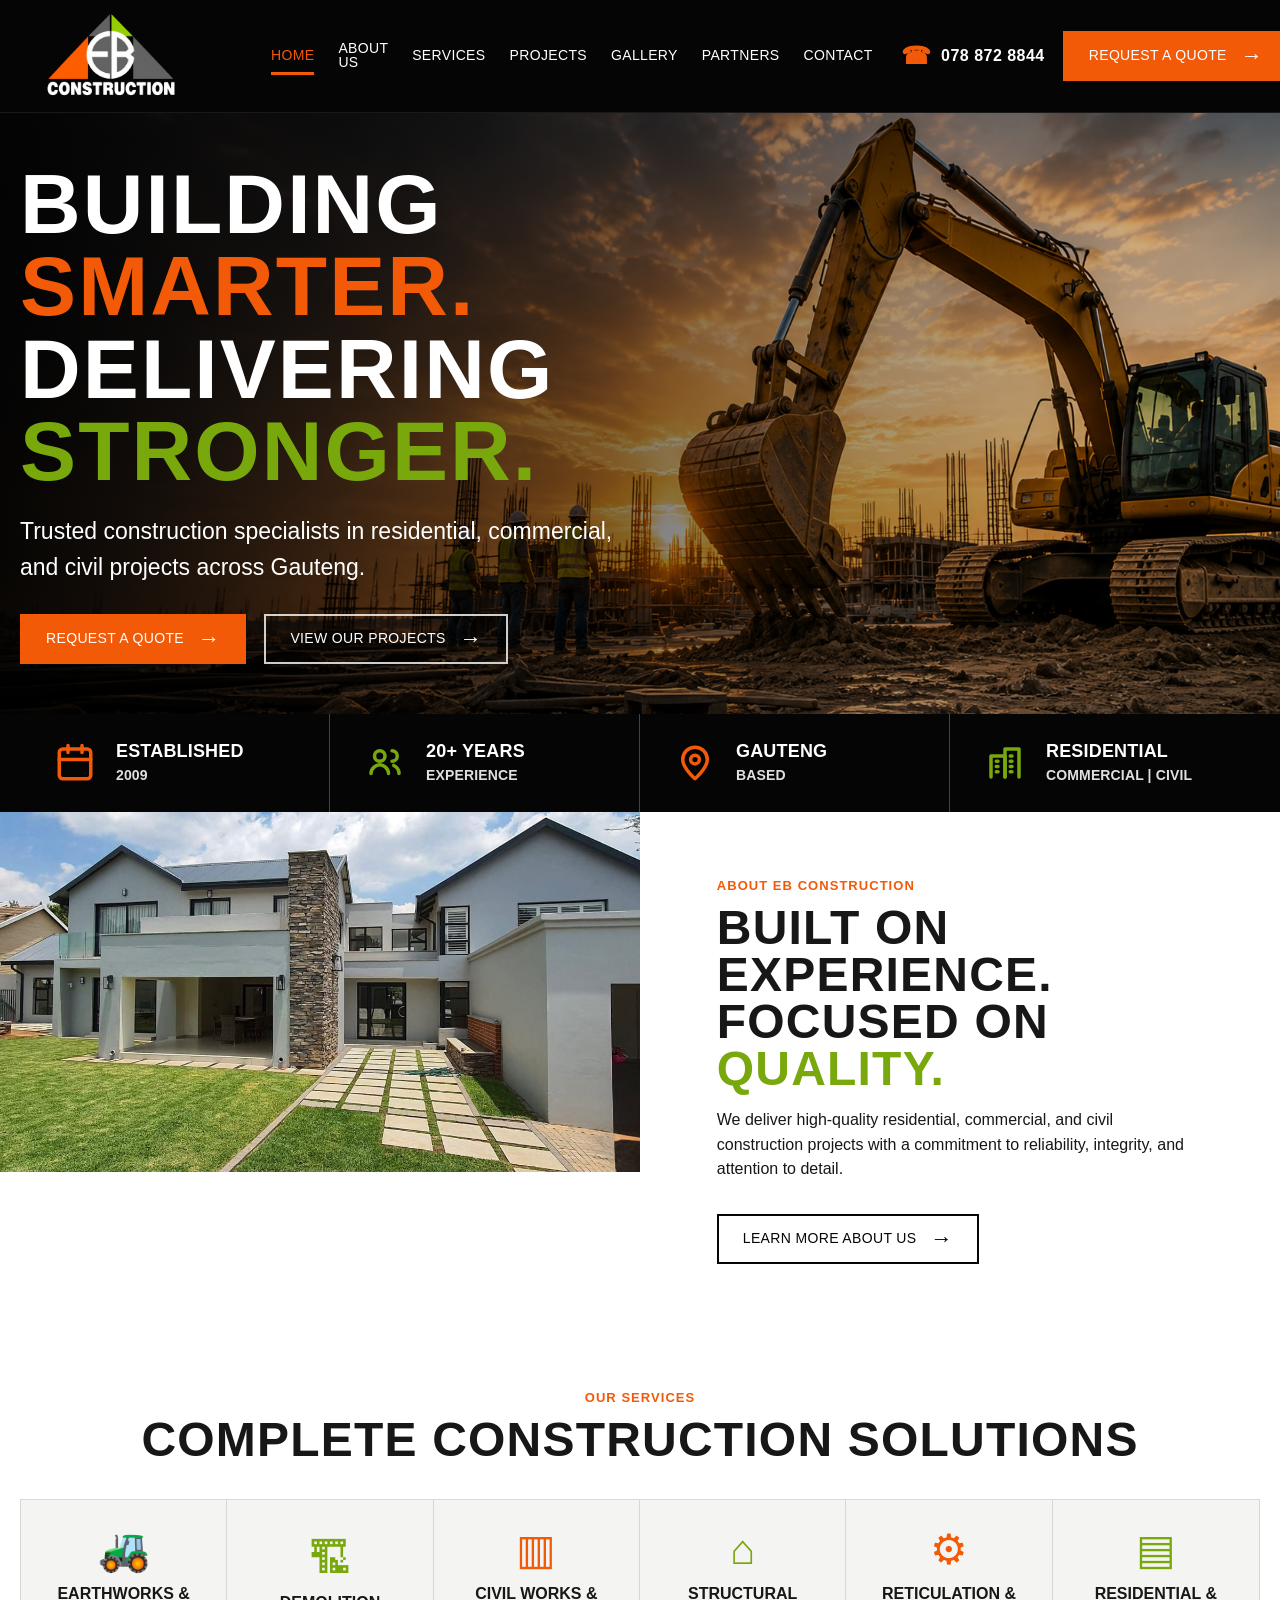
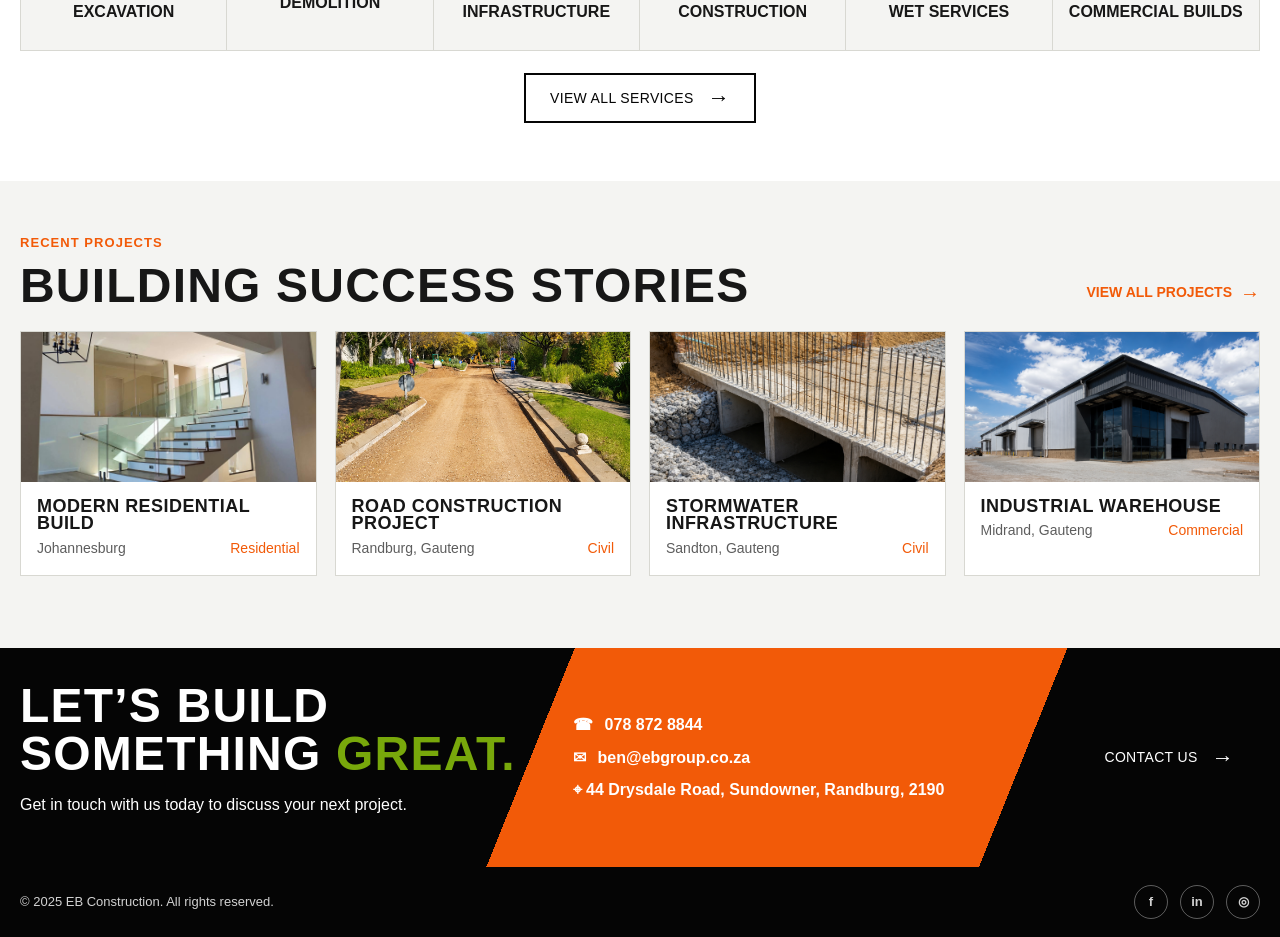
<file: index.html>
<!doctype html>
<html lang="en">
<head>
  <meta charset="utf-8">
  <meta name="viewport" content="width=device-width, initial-scale=1">
  <title>EB Construction | Building Excellence. Delivering Quality.</title>
  <meta name="description" content="EB Construction provides residential, commercial and civil construction services across Gauteng.">
  <link rel="icon" href="assets/favicon.svg" type="image/svg+xml">
  <link rel="apple-touch-icon" href="assets/favicon.svg">
  <link rel="stylesheet" href="assets/css/styles.css">
</head>
<body>
  <header class="site-header">
    <div class="header-inner">
      <!-- Replace assets/logos/logo.png with the client supplied transparent logo. -->
      <a class="logo-link" href="index.html" aria-label="EB Construction Home">
        <img src="assets/logos/logo.png" alt="EB Construction logo">
      </a>

      <nav class="nav" aria-label="Main navigation">
      <a href="index.html" class="active">Home</a>
      <a href="about.html" class="">About Us</a>
      <a href="services.html" class="">Services</a>
      <a href="projects.html" class="">Projects</a>
      <a href="gallery.html" class="">Gallery</a>
      <a href="partners.html" class="">Partners</a>
      <a href="contact.html" class="">Contact</a>
      </nav>

      <div class="header-actions">
        <a class="header-phone" href="tel:+27788728844"><span class="phone-icon">☎</span>078 872 8844</a>
        <a class="btn btn-primary" href="contact.html#quote">Request a Quote</a>
        <button class="menu-toggle" type="button" data-menu-toggle aria-label="Open menu" aria-expanded="false">
          <span></span><span></span><span></span>
        </button>
      </div>
    </div>
  </header>

  <main>
    <section class="home-hero">
      <div class="container">
        <div class="hero-content">
          <h1 class="display hero-title"><span>Building</span><span class="orange">Smarter.</span><span>Delivering</span><span class="green">Stronger.</span></h1>
          <p class="hero-subtitle">Trusted construction specialists in residential, commercial, and civil projects across Gauteng.</p>
          <div class="hero-actions">
            <a class="btn btn-primary" href="contact.html#quote">Request a Quote</a>
            <a class="btn btn-outline" href="projects.html">View Our Projects</a>
          </div>
        </div>
      </div>
    </section>

  <section class="stats-band" aria-label="Company highlights">
    <div class="container stats-grid">
        <div class="stat">
          <div class="stat-icon" aria-hidden="true">
            <svg viewBox="0 0 24 24">
              <rect x="3" y="4" width="18" height="17" rx="2"></rect>
              <path d="M8 2v4M16 2v4M3 10h18"></path>
            </svg>
          </div>
          <div><strong>Established</strong><small>2009</small></div>
        </div>
        <div class="stat">
          <div class="stat-icon" aria-hidden="true">
            <svg viewBox="0 0 24 24">
              <circle cx="9" cy="8" r="3"></circle>
              <path d="M4 18c0-3 3-5 5-5s5 2 5 5"></path>
              <path d="M16 11a3 3 0 1 0 0-6"></path>
              <path d="M20 18c0-2-1.2-3.7-3-4.6"></path>
            </svg>
          </div>
          <div><strong>20+ Years</strong><small>Experience</small></div>
        </div>
        <div class="stat">
          <div class="stat-icon" aria-hidden="true">
            <svg viewBox="0 0 24 24">
              <path d="M12 21s7-6 7-11a7 7 0 1 0-14 0c0 5 7 11 7 11Z"></path>
              <circle cx="12" cy="10" r="2.5"></circle>
            </svg>
          </div>
          <div><strong>Gauteng</strong><small>Based</small></div>
        </div>
        <div class="stat">
          <div class="stat-icon" aria-hidden="true">
            <svg viewBox="0 0 24 24">
              <path d="M4 20V8h8v12"></path>
              <path d="M12 20V4h8v16"></path>
              <path d="M7 11h1M7 14h1M7 17h1M15 8h1M15 11h1M15 14h1M15 17h1"></path>
            </svg>
          </div>
          <div><strong>Residential</strong><small>Commercial | Civil</small></div>
        </div>
    </div>
  </section>


    <section class="split-feature">
      <div class="image">
        <!-- Replace assets/images/about-home.jpg with the supplied modern residential/building image. -->
        <img src="assets/images/about-home.jpg" alt="Modern residential construction project">
      </div>
      <div class="copy">
        <p class="eyebrow">About EB Construction</p>
        <h2 class="section-title">Built on experience.<br>Focused on <span class="green">quality.</span></h2>
        <p>We deliver high-quality residential, commercial, and civil construction projects with a commitment to reliability, integrity, and attention to detail.</p>
        <p><a class="btn btn-dark" href="about.html">Learn More About Us</a></p>
      </div>
    </section>

    <section class="services-strip">
      <div class="container">
        <div class="section-head">
          <p class="eyebrow">Our Services</p>
          <h2 class="section-title">Complete Construction Solutions</h2>
        </div>
        <div class="service-mini-grid">
          <a class="service-mini" href="services.html#earthworks"><span class="mini-icon">🚜</span><strong>Earthworks &<br>Excavation</strong></a>
          <a class="service-mini" href="services.html#demolition"><span class="mini-icon">🏗</span><strong>Demolition</strong></a>
          <a class="service-mini" href="services.html#civil"><span class="mini-icon">▥</span><strong>Civil Works &<br>Infrastructure</strong></a>
          <a class="service-mini" href="services.html#structural"><span class="mini-icon">⌂</span><strong>Structural<br>Construction</strong></a>
          <a class="service-mini" href="services.html#wet-services"><span class="mini-icon">⚙</span><strong>Reticulation &<br>Wet Services</strong></a>
          <a class="service-mini" href="services.html#residential"><span class="mini-icon">▤</span><strong>Residential &<br>Commercial Builds</strong></a>
        </div>
        <div class="center-actions"><a class="btn btn-dark" href="services.html">View All Services</a></div>
      </div>
    </section>

    <section class="projects-preview">
      <div class="container">
        <div class="section-row-head">
          <div>
            <p class="eyebrow">Recent Projects</p>
            <h2 class="section-title">Building Success Stories</h2>
          </div>
          <a class="link-arrow" href="projects.html">View All Projects</a>
        </div>
        <div class="project-grid">
          <article class="project-card"><img src="assets/images/project-1.jpg" alt="Modern residential build"><div class="project-body"><h3 class="card-title">Modern Residential Build</h3><div class="project-meta"><span>Johannesburg</span><span class="type">Residential</span></div></div></article>
          <article class="project-card"><img src="assets/images/project-2.jpg" alt="Road construction project"><div class="project-body"><h3 class="card-title">Road Construction Project</h3><div class="project-meta"><span>Randburg, Gauteng</span><span class="type">Civil</span></div></div></article>
          <article class="project-card"><img src="assets/images/project-5.jpg" alt="Stormwater infrastructure"><div class="project-body"><h3 class="card-title">Stormwater Infrastructure</h3><div class="project-meta"><span>Sandton, Gauteng</span><span class="type">Civil</span></div></div></article>
          <article class="project-card"><img src="assets/images/project-3.jpg" alt="Industrial warehouse"><div class="project-body"><h3 class="card-title">Industrial Warehouse</h3><div class="project-meta"><span>Midrand, Gauteng</span><span class="type">Commercial</span></div></div></article>
        </div>
      </div>
    </section>

  <section class="cta-strip">
    <div class="container cta-inner">
      <div>
        <h2 class="footer-heading">Let’s build something <span class="green">great.</span></h2>
        <p>Get in touch with us today to discuss your next project.</p>
      </div>
      <div class="cta-contact">
        <span>☎ <a href="tel:+27788728844">078 872 8844</a></span>
        <span>✉ <a href="mailto:ben@ebgroup.co.za">ben@ebgroup.co.za</a></span>
        <span>⌖ 44 Drysdale Road, Sundowner, Randburg, 2190</span>
      </div>
      <a class="btn btn-black" href="contact.html#quote">Contact Us</a>
    </div>
  </section>
  </main>
  <footer class="site-footer">
    <div class="container footer-inner">
      <span>© 2025 EB Construction. All rights reserved.</span>
      <div class="socials" aria-label="Social media links">
        <!-- Replace # with real social links when available. -->
        <a href="#" aria-label="Facebook">f</a>
        <a href="#" aria-label="LinkedIn">in</a>
        <a href="#" aria-label="Instagram">◎</a>
      </div>
    </div>
  </footer>
  <script src="assets/js/main.js"></script>
</body>
</html>
</file>
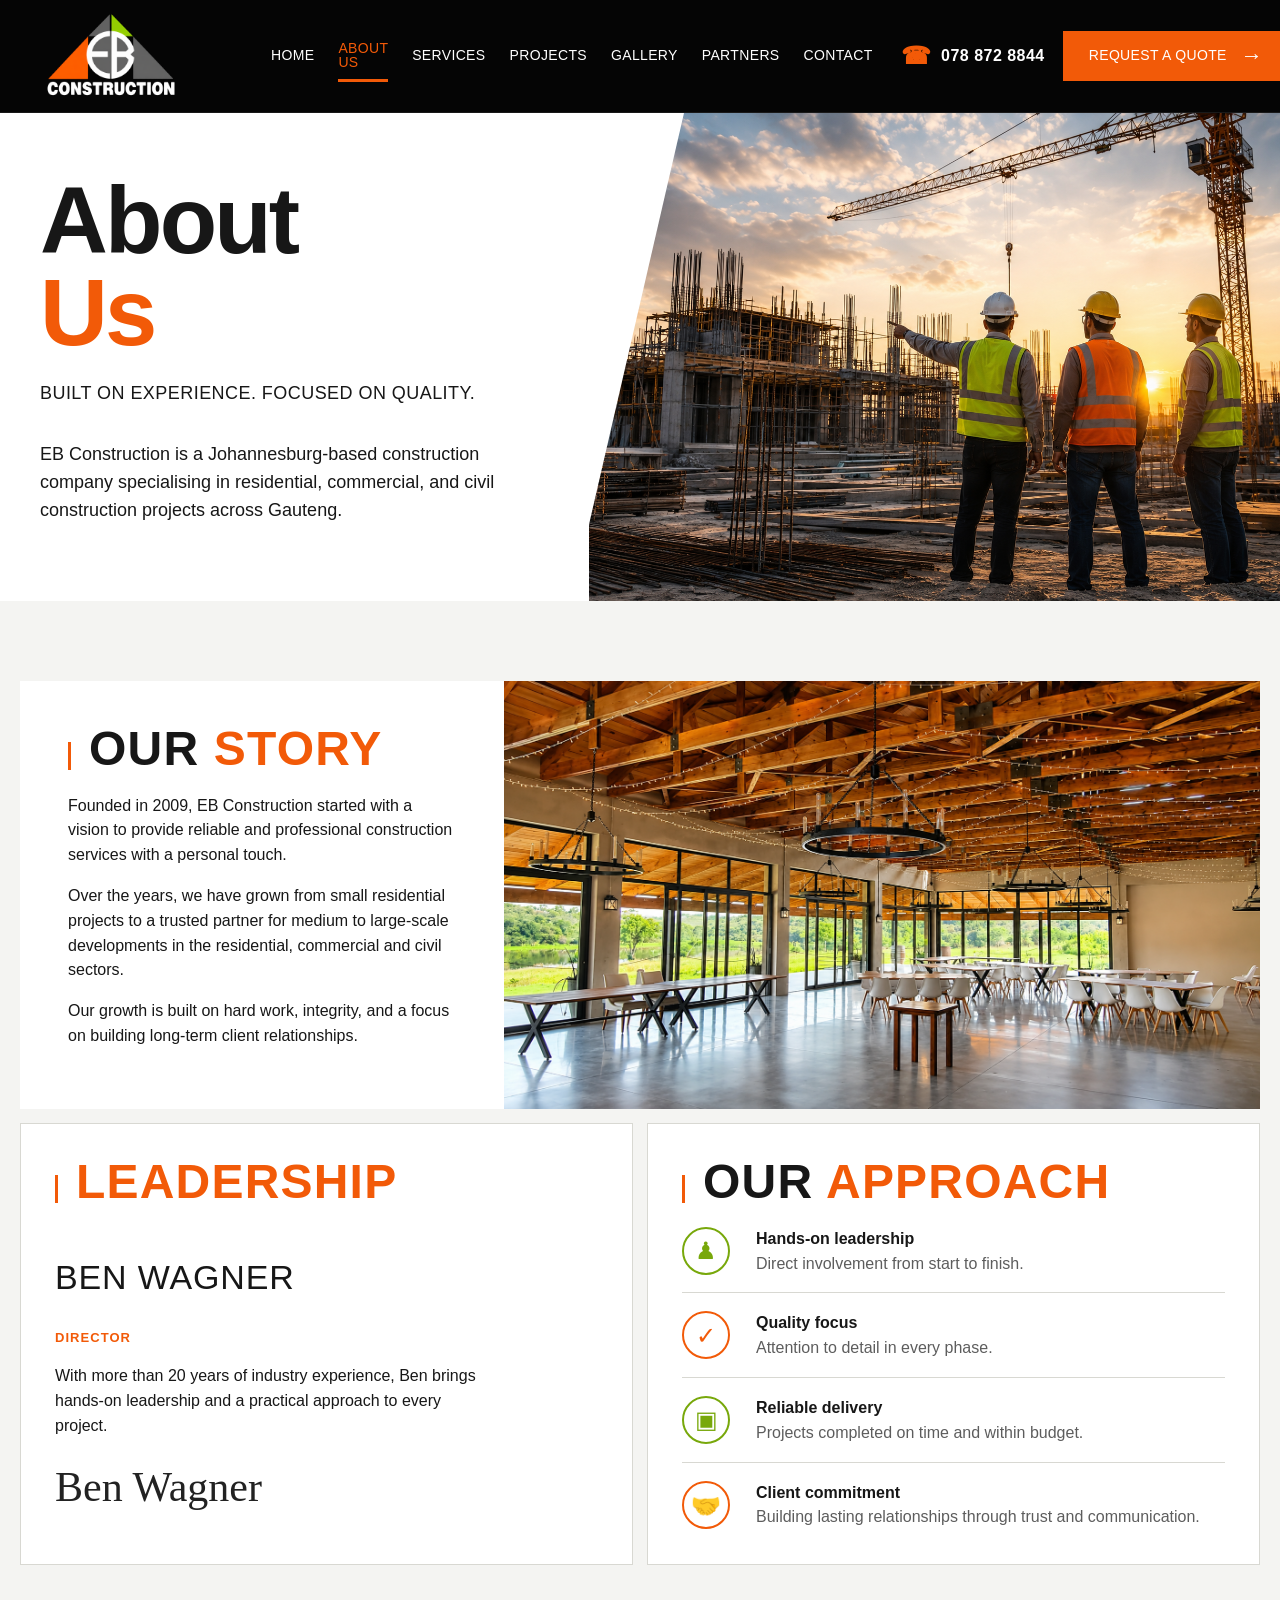
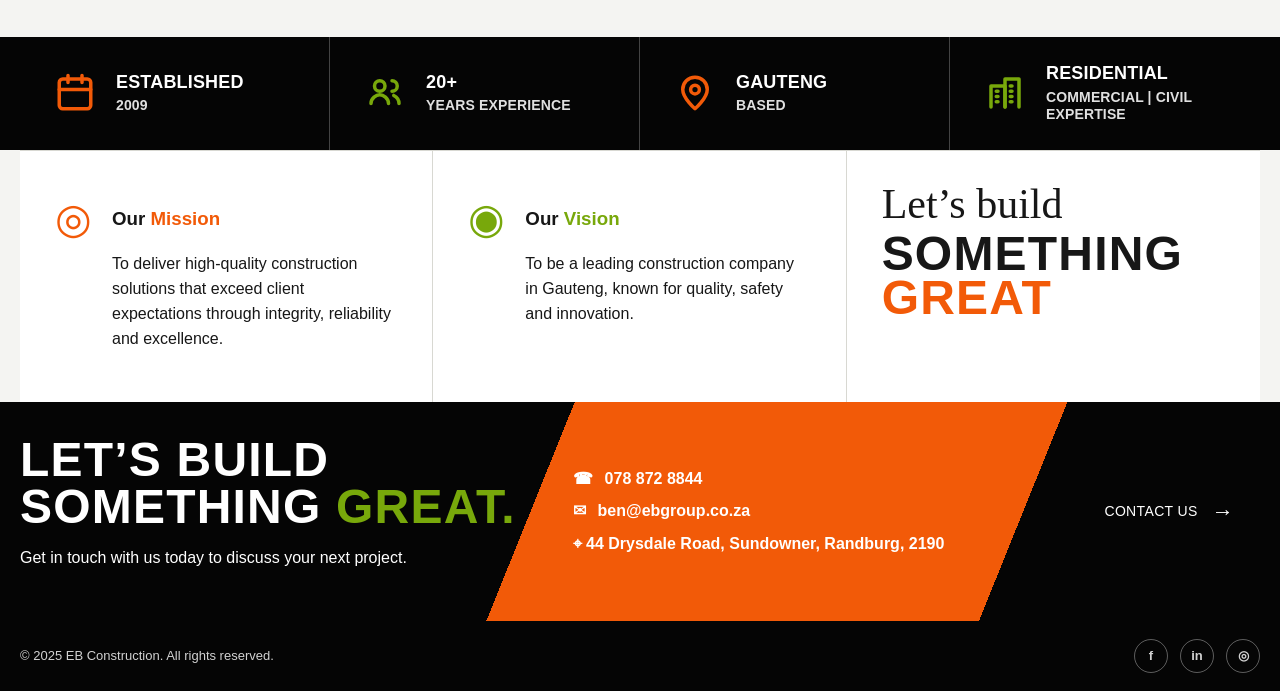
<file: about.html>
<!doctype html>
<html lang="en">
<head>
  <meta charset="utf-8">
  <meta name="viewport" content="width=device-width, initial-scale=1">
  <title>About Us | EB Construction</title>
  <meta name="description" content="Learn more about EB Construction, a Gauteng-based construction company built on experience and quality.">
  <link rel="icon" href="assets/favicon.svg" type="image/svg+xml">
  <link rel="apple-touch-icon" href="assets/favicon.svg">
  <link rel="stylesheet" href="assets/css/styles.css">
</head>
<body>
  <header class="site-header">
    <div class="header-inner">
      <!-- Replace assets/logos/logo.png with the client supplied transparent logo. -->
      <a class="logo-link" href="index.html" aria-label="EB Construction Home">
        <img src="assets/logos/logo.png" alt="EB Construction logo">
      </a>

      <nav class="nav" aria-label="Main navigation">
      <a href="index.html" class="">Home</a>
      <a href="about.html" class="active">About Us</a>
      <a href="services.html" class="">Services</a>
      <a href="projects.html" class="">Projects</a>
      <a href="gallery.html" class="">Gallery</a>
      <a href="partners.html" class="">Partners</a>
      <a href="contact.html" class="">Contact</a>
      </nav>

      <div class="header-actions">
        <a class="header-phone" href="tel:+27788728844"><span class="phone-icon">☎</span>078 872 8844</a>
        <a class="btn btn-primary" href="contact.html#quote">Request a Quote</a>
        <button class="menu-toggle" type="button" data-menu-toggle aria-label="Open menu" aria-expanded="false">
          <span></span><span></span><span></span>
        </button>
      </div>
    </div>
  </header>

  <main>
  <section class="inner-hero">
    <div class="inner-hero-grid">
      <div class="copy">
        <h1 class="page-title">About <span>Us</span></h1>
        <p class="page-kicker">Built on experience. Focused on quality.</p>
        <p>EB Construction is a Johannesburg-based construction company specialising in residential, commercial, and civil construction projects across Gauteng.</p>
      </div>
      <div class="image">
        <!-- Page hero image. Replace this file with the supplied image for the page. -->
        <img src="assets/images/hero-about.jpg" alt="EB Construction about page image">
      </div>
    </div>
  </section>


    <section class="section-pad">
      <div class="container">
        <div class="story-grid">
          <div class="story-copy">
            <h2 class="section-title">Our <span class="orange">Story</span></h2>
            <p>Founded in 2009, EB Construction started with a vision to provide reliable and professional construction services with a personal touch.</p>
            <p>Over the years, we have grown from small residential projects to a trusted partner for medium to large-scale developments in the residential, commercial and civil sectors.</p>
            <p>Our growth is built on hard work, integrity, and a focus on building long-term client relationships.</p>
          </div>
          <div class="story-image"><img src="assets/images/about-story.jpg" alt="EB Construction completed residential project"></div>
        </div>

        <div class="two-panels">
          <section class="panel">
            <h2 class="section-title"><span class="orange">Leadership</span></h2>
            <div class="leader-card leader-card-text-only">
              <div>
                <p class="leader-name display">Ben Wagner</p>
                <p class="eyebrow">Director</p>
                <p>With more than 20 years of industry experience, Ben brings hands-on leadership and a practical approach to every project.</p>
                <div class="signature">Ben Wagner</div>
              </div>
            </div>
          </section>

          <section class="panel">
            <h2 class="section-title">Our <span class="orange">Approach</span></h2>
            <div class="approach-list">
              <div class="approach-item"><span class="approach-icon">♟</span><div><strong>Hands-on leadership</strong><br><span class="muted">Direct involvement from start to finish.</span></div></div>
              <div class="approach-item"><span class="approach-icon">✓</span><div><strong>Quality focus</strong><br><span class="muted">Attention to detail in every phase.</span></div></div>
              <div class="approach-item"><span class="approach-icon">▣</span><div><strong>Reliable delivery</strong><br><span class="muted">Projects completed on time and within budget.</span></div></div>
              <div class="approach-item"><span class="approach-icon">🤝</span><div><strong>Client commitment</strong><br><span class="muted">Building lasting relationships through trust and communication.</span></div></div>
            </div>
          </section>
        </div>
      </div>
    </section>

  <section class="stats-band" aria-label="Company highlights">
    <div class="container stats-grid">
        <div class="stat">
          <div class="stat-icon" aria-hidden="true">
            <svg viewBox="0 0 24 24">
              <rect x="3" y="4" width="18" height="17" rx="2"></rect>
              <path d="M8 2v4M16 2v4M3 10h18"></path>
            </svg>
          </div>
          <div><strong>Established</strong><small>2009</small></div>
        </div>
        <div class="stat">
          <div class="stat-icon" aria-hidden="true">
            <svg viewBox="0 0 24 24">
              <circle cx="9" cy="8" r="3"></circle>
              <path d="M4 18c0-3 3-5 5-5s5 2 5 5"></path>
              <path d="M16 11a3 3 0 1 0 0-6"></path>
              <path d="M20 18c0-2-1.2-3.7-3-4.6"></path>
            </svg>
          </div>
          <div><strong>20+</strong><small>Years Experience</small></div>
        </div>
        <div class="stat">
          <div class="stat-icon" aria-hidden="true">
            <svg viewBox="0 0 24 24">
              <path d="M12 21s7-6 7-11a7 7 0 1 0-14 0c0 5 7 11 7 11Z"></path>
              <circle cx="12" cy="10" r="2.5"></circle>
            </svg>
          </div>
          <div><strong>Gauteng</strong><small>Based</small></div>
        </div>
        <div class="stat">
          <div class="stat-icon" aria-hidden="true">
            <svg viewBox="0 0 24 24">
              <path d="M4 20V8h8v12"></path>
              <path d="M12 20V4h8v16"></path>
              <path d="M7 11h1M7 14h1M7 17h1M15 8h1M15 11h1M15 14h1M15 17h1"></path>
            </svg>
          </div>
          <div><strong>Residential</strong><small>Commercial | Civil Expertise</small></div>
        </div>
    </div>
  </section>


    <section class="mission-vision container">
      <div class="mv-item"><span class="mv-icon">◎</span><div><h3>Our <span class="orange">Mission</span></h3><p>To deliver high-quality construction solutions that exceed client expectations through integrity, reliability and excellence.</p></div></div>
      <div class="mv-item"><span class="mv-icon">◉</span><div><h3>Our <span class="green">Vision</span></h3><p>To be a leading construction company in Gauteng, known for quality, safety and innovation.</p></div></div>
      <div class="mv-item"><div><p class="mv-sign">Let’s build</p><h3 class="section-title">Something <span class="orange">Great</span></h3></div></div>
    </section>

  <section class="cta-strip">
    <div class="container cta-inner">
      <div>
        <h2 class="footer-heading">Let’s build something <span class="green">great.</span></h2>
        <p>Get in touch with us today to discuss your next project.</p>
      </div>
      <div class="cta-contact">
        <span>☎ <a href="tel:+27788728844">078 872 8844</a></span>
        <span>✉ <a href="mailto:ben@ebgroup.co.za">ben@ebgroup.co.za</a></span>
        <span>⌖ 44 Drysdale Road, Sundowner, Randburg, 2190</span>
      </div>
      <a class="btn btn-black" href="contact.html#quote">Contact Us</a>
    </div>
  </section>
  </main>
  <footer class="site-footer">
    <div class="container footer-inner">
      <span>© 2025 EB Construction. All rights reserved.</span>
      <div class="socials" aria-label="Social media links">
        <!-- Replace # with real social links when available. -->
        <a href="#" aria-label="Facebook">f</a>
        <a href="#" aria-label="LinkedIn">in</a>
        <a href="#" aria-label="Instagram">◎</a>
      </div>
    </div>
  </footer>
  <script src="assets/js/main.js"></script>
</body>
</html>
</file>
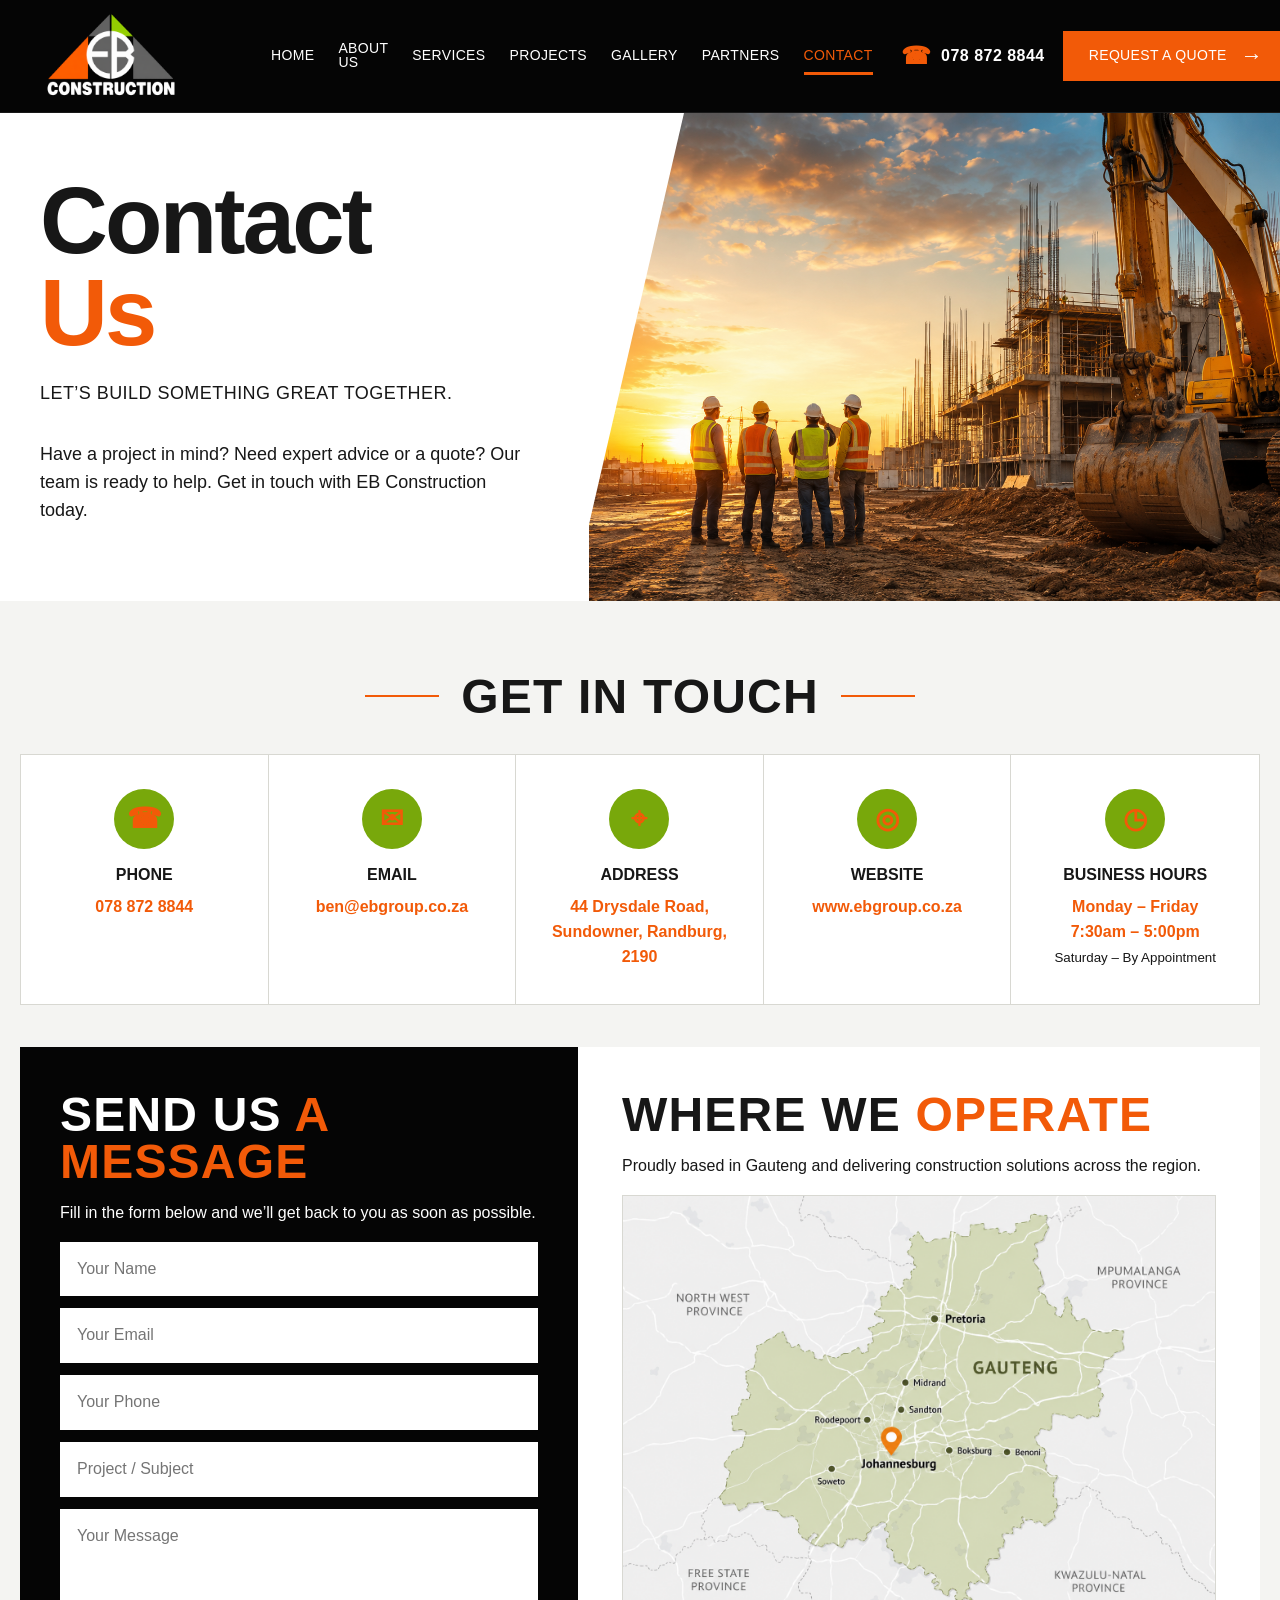
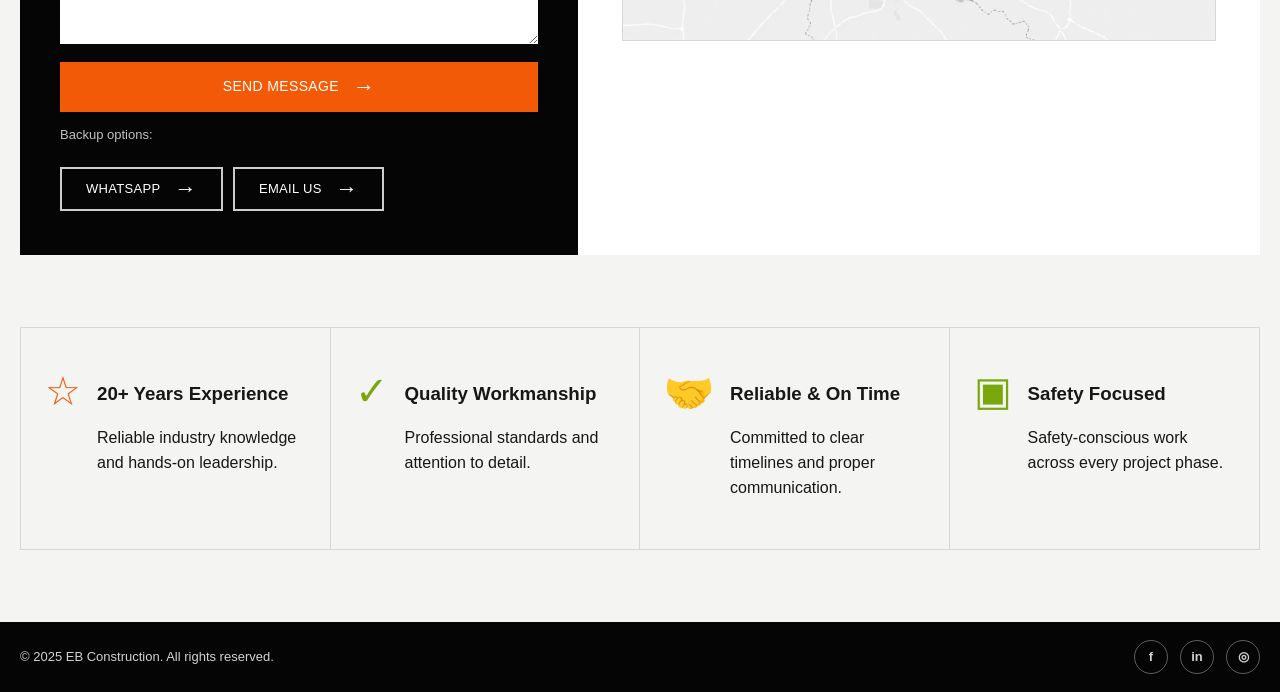
<file: contact.html>
<!doctype html>
<html lang="en">
<head>
  <meta charset="utf-8">
  <meta name="viewport" content="width=device-width, initial-scale=1">
  <title>Contact Us | EB Construction</title>
  <meta name="description" content="Contact EB Construction for construction enquiries, quotes and project discussions in Gauteng.">
  <link rel="icon" href="assets/favicon.svg" type="image/svg+xml">
  <link rel="apple-touch-icon" href="assets/favicon.svg">
  <link rel="stylesheet" href="assets/css/styles.css">
</head>
<body>
  <header class="site-header">
    <div class="header-inner">
      <!-- Replace assets/logos/logo.png with the client supplied transparent logo. -->
      <a class="logo-link" href="index.html" aria-label="EB Construction Home">
        <img src="assets/logos/logo.png" alt="EB Construction logo">
      </a>

      <nav class="nav" aria-label="Main navigation">
      <a href="index.html" class="">Home</a>
      <a href="about.html" class="">About Us</a>
      <a href="services.html" class="">Services</a>
      <a href="projects.html" class="">Projects</a>
      <a href="gallery.html" class="">Gallery</a>
      <a href="partners.html" class="">Partners</a>
      <a href="contact.html" class="active">Contact</a>
      </nav>

      <div class="header-actions">
        <a class="header-phone" href="tel:+27788728844"><span class="phone-icon">☎</span>078 872 8844</a>
        <a class="btn btn-primary" href="contact.html#quote">Request a Quote</a>
        <button class="menu-toggle" type="button" data-menu-toggle aria-label="Open menu" aria-expanded="false">
          <span></span><span></span><span></span>
        </button>
      </div>
    </div>
  </header>

  <main>
  <section class="inner-hero">
    <div class="inner-hero-grid">
      <div class="copy">
        <h1 class="page-title">Contact <span>Us</span></h1>
        <p class="page-kicker">Let’s build something great together.</p>
        <p>Have a project in mind? Need expert advice or a quote? Our team is ready to help. Get in touch with EB Construction today.</p>
      </div>
      <div class="image">
        <!-- Page hero image. Replace this file with the supplied image for the page. -->
        <img src="assets/images/hero-contact.jpg" alt="EB Construction contact page image">
      </div>
    </div>
  </section>


    <section class="section-pad" style="padding-bottom:42px">
      <div class="container">
        <h2 class="section-title rule-title">Get In Touch</h2>
        <div class="contact-methods">
          <div class="contact-method"><span class="contact-icon">☎</span><strong>Phone</strong><a href="tel:+27788728844">078 872 8844</a></div>
          <div class="contact-method"><span class="contact-icon">✉</span><strong>Email</strong><a href="mailto:ben@ebgroup.co.za">ben@ebgroup.co.za</a></div>
          <div class="contact-method"><span class="contact-icon">⌖</span><strong>Address</strong><span>44 Drysdale Road, Sundowner, Randburg, 2190</span></div>
          <div class="contact-method"><span class="contact-icon">◎</span><strong>Website</strong><span>www.ebgroup.co.za</span></div>
          <div class="contact-method"><span class="contact-icon">◷</span><strong>Business Hours</strong><span>Monday – Friday<br>7:30am – 5:00pm</span><br><small>Saturday – By Appointment</small></div>
        </div>
      </div>
    </section>

    <section class="container" id="quote">
      <div class="contact-layout">
        <div class="contact-form-panel">
          <h2 class="section-title">Send Us <span class="orange">A Message</span></h2>
          <p>Fill in the form below and we’ll get back to you as soon as possible.</p>

          <!-- Web3Forms setup:
               1. Create a free Web3Forms access key.
               2. Replace YOUR_WEB3FORMS_ACCESS_KEY_HERE below with the real key.
               3. The form will send enquiries to the email linked to that key. -->
          <form class="contact-form" action="https://api.web3forms.com/submit" method="POST">
            <input type="hidden" name="access_key" value="f6d378ac-587a-4f48-aa2e-6207ae9112f1">
            <input type="hidden" name="subject" value="New EB Construction website enquiry">
            <input type="hidden" name="from_name" value="EB Construction Website">
            <input type="checkbox" name="botcheck" style="display:none" tabindex="-1" autocomplete="off">

            <input type="text" name="name" placeholder="Your Name" required>
            <input type="email" name="email" placeholder="Your Email" required>
            <input type="tel" name="phone" placeholder="Your Phone">
            <input type="text" name="project_subject" placeholder="Project / Subject">
            <textarea name="message" placeholder="Your Message" required></textarea>
            <button class="btn btn-primary" type="submit">Send Message</button>
          </form>
          <p class="form-note">Backup options:</p>
          <div class="backup-actions">
            <a class="btn btn-outline" href="https://wa.me/27788728844" target="_blank" rel="noopener">WhatsApp</a>
            <a class="btn btn-outline" href="mailto:ben@ebgroup.co.za">Email Us</a>
          </div>
        </div>
        <div class="map-panel">
          <h2 class="section-title">Where We <span class="orange">Operate</span></h2>
          <p>Proudly based in Gauteng and delivering construction solutions across the region.</p>
          <!-- Replace this with a real map screenshot/image if supplied. -->
          <img src="assets/images/map-gauteng.jpg" alt="Gauteng service area map">
        </div>
      </div>
    </section>

    <section class="section-pad">
      <div class="container why-grid">
        <div class="why-item"><span class="why-icon">☆</span><div><h3>20+ Years Experience</h3><p>Reliable industry knowledge and hands-on leadership.</p></div></div>
        <div class="why-item"><span class="why-icon">✓</span><div><h3>Quality Workmanship</h3><p>Professional standards and attention to detail.</p></div></div>
        <div class="why-item"><span class="why-icon">🤝</span><div><h3>Reliable & On Time</h3><p>Committed to clear timelines and proper communication.</p></div></div>
        <div class="why-item"><span class="why-icon">▣</span><div><h3>Safety Focused</h3><p>Safety-conscious work across every project phase.</p></div></div>
      </div>
    </section>
  </main>
  <footer class="site-footer">
    <div class="container footer-inner">
      <span>© 2025 EB Construction. All rights reserved.</span>
      <div class="socials" aria-label="Social media links">
        <!-- Replace # with real social links when available. -->
        <a href="#" aria-label="Facebook">f</a>
        <a href="#" aria-label="LinkedIn">in</a>
        <a href="#" aria-label="Instagram">◎</a>
      </div>
    </div>
  </footer>
  <script src="assets/js/main.js"></script>
</body>
</html>
</file>
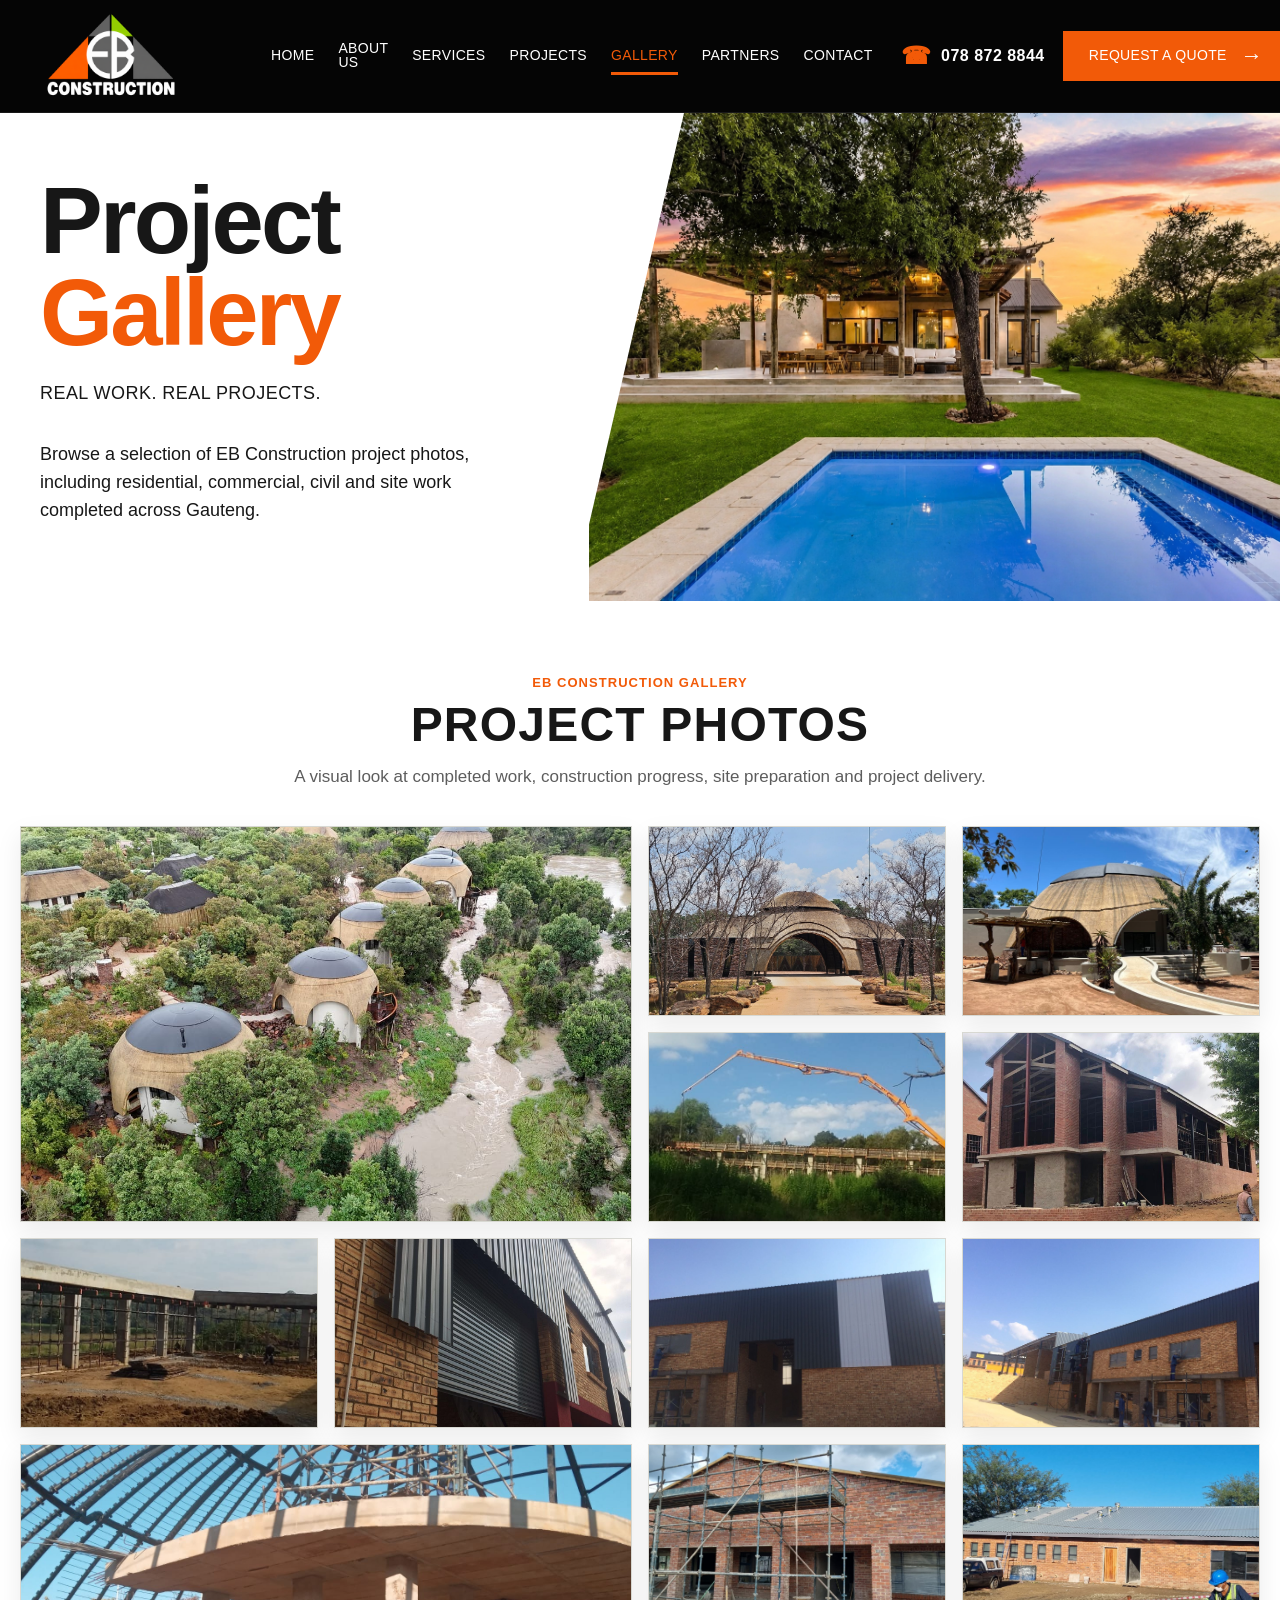
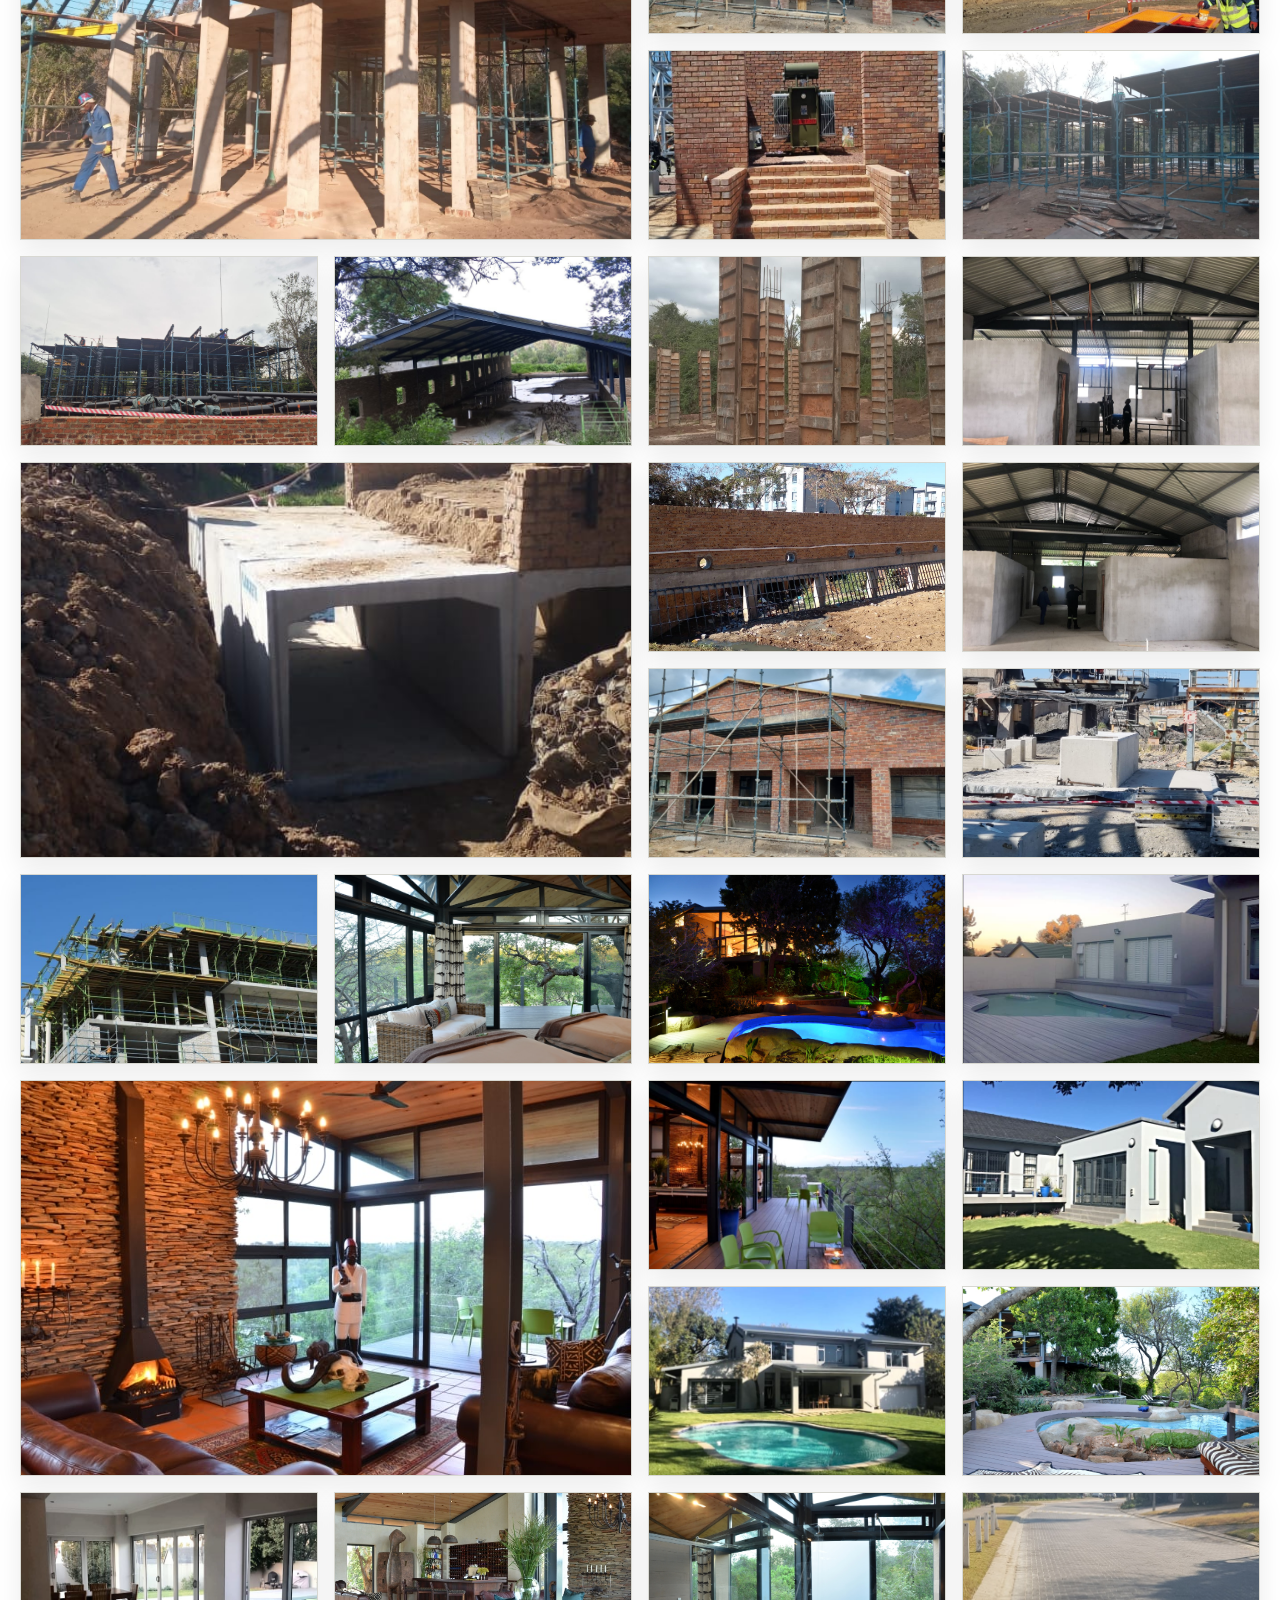
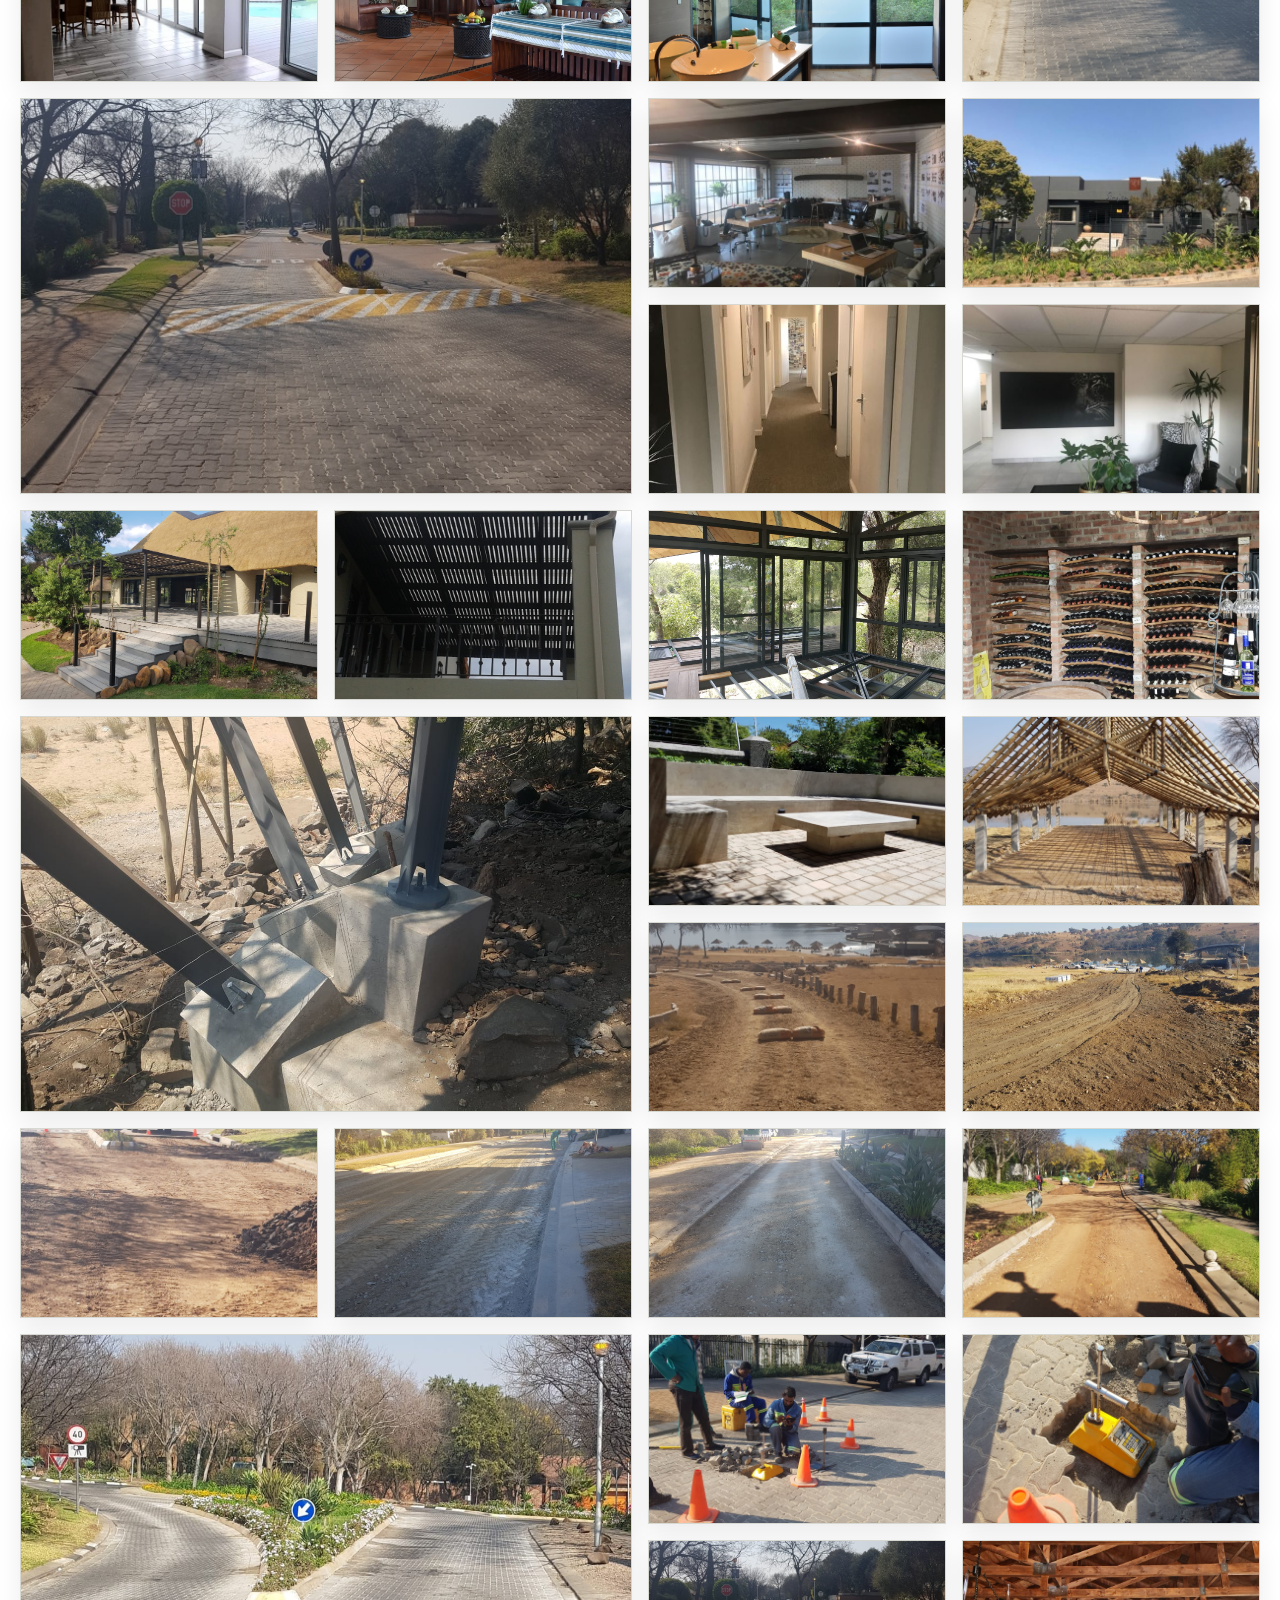
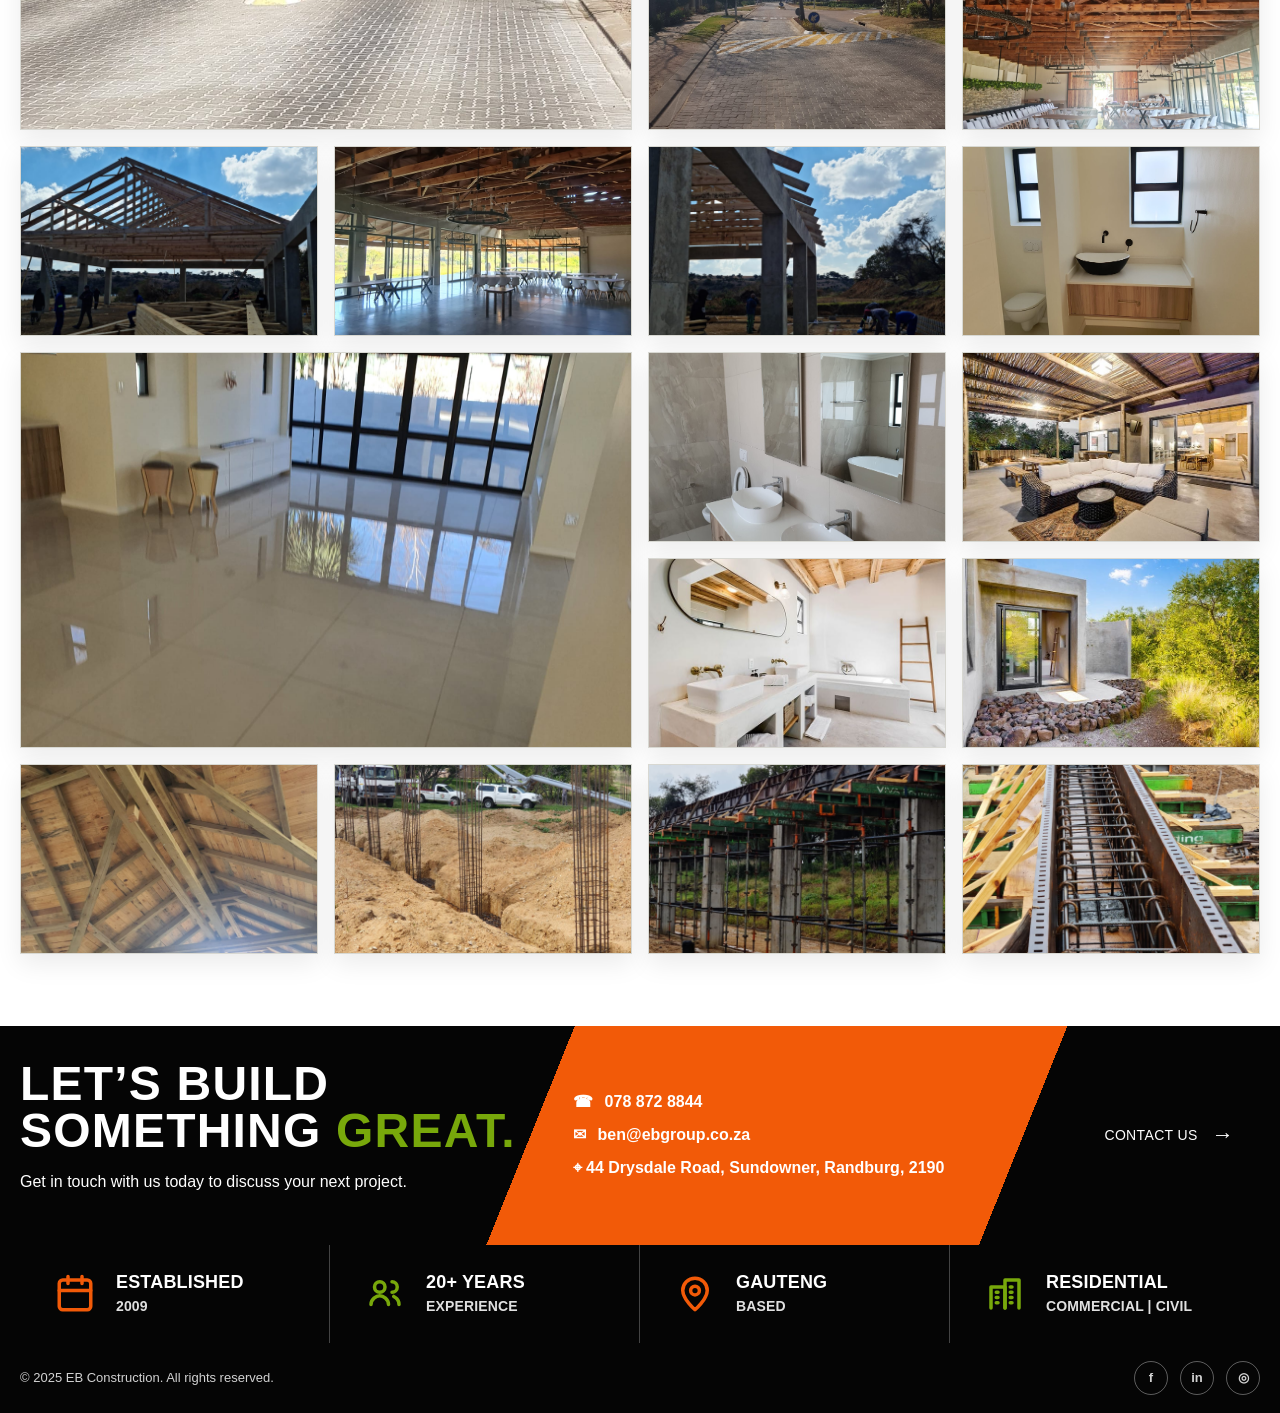
<file: gallery.html>
<!doctype html>
<html lang="en">
<head>
  <meta charset="utf-8">
  <meta name="viewport" content="width=device-width, initial-scale=1">
  <title>Gallery | EB Construction</title>
  <meta name="description" content="View EB Construction project gallery photos from residential, commercial and civil construction work across Gauteng.">
  <link rel="icon" href="assets/favicon.svg" type="image/svg+xml">
  <link rel="apple-touch-icon" href="assets/favicon.svg">
  <link rel="stylesheet" href="assets/css/styles.css">
</head>
<body>
  <header class="site-header">
    <div class="header-inner">
      <a class="logo-link" href="index.html" aria-label="EB Construction Home">
        <img src="assets/logos/logo.png" alt="EB Construction logo">
      </a>

      <nav class="nav" aria-label="Main navigation">
        <a href="index.html" class="">Home</a>
        <a href="about.html" class="">About Us</a>
        <a href="services.html" class="">Services</a>
        <a href="projects.html" class="">Projects</a>
        <a href="gallery.html" class="active">Gallery</a>
        <a href="partners.html" class="">Partners</a>
        <a href="contact.html" class="">Contact</a>
      </nav>

      <div class="header-actions">
        <a class="header-phone" href="tel:+27788728844"><span class="phone-icon">☎</span>078 872 8844</a>
        <a class="btn btn-primary" href="contact.html#quote">Request a Quote</a>
        <button class="menu-toggle" type="button" data-menu-toggle aria-label="Open menu" aria-expanded="false">
          <span></span><span></span><span></span>
        </button>
      </div>
    </div>
  </header>

  <main>
    <section class="inner-hero">
      <div class="inner-hero-grid">
        <div class="copy">
          <h1 class="page-title">Project <span>Gallery</span></h1>
          <p class="page-kicker">Real work. Real projects.</p>
          <p>Browse a selection of EB Construction project photos, including residential, commercial, civil and site work completed across Gauteng.</p>
        </div>
        <div class="image">
          <!-- You can replace this later with assets/images/hero-gallery.jpg if preferred. -->
          <img src="assets/images/hero-projects.jpg" alt="EB Construction project gallery hero image">
        </div>
      </div>
    </section>

    <section class="gallery-section section-pad">
      <div class="container">
        <div class="section-head">
          <p class="eyebrow">EB Construction Gallery</p>
          <h2 class="section-title">Project Photos</h2>
          <p class="gallery-intro">
            A visual look at completed work, construction progress, site preparation and project delivery.
          </p>
        </div>

        <!-- The gallery is generated from the image list in the script below. -->
        <div class="gallery-grid" id="galleryGrid" aria-label="Project gallery"></div>
      </div>
    </section>

    <section class="cta-strip">
      <div class="container cta-inner">
        <div>
          <h2 class="footer-heading">Let’s build something <span class="green">great.</span></h2>
          <p>Get in touch with us today to discuss your next project.</p>
        </div>
        <div class="cta-contact">
          <span>☎ <a href="tel:+27788728844">078 872 8844</a></span>
          <span>✉ <a href="mailto:ben@ebgroup.co.za">ben@ebgroup.co.za</a></span>
          <span>⌖ 44 Drysdale Road, Sundowner, Randburg, 2190</span>
        </div>
        <a class="btn btn-black" href="contact.html#quote">Contact Us</a>
      </div>
    </section>

    <section class="stats-band" aria-label="Company highlights">
      <div class="container stats-grid">
        <div class="stat">
          <div class="stat-icon" aria-hidden="true">
            <svg viewBox="0 0 24 24">
              <rect x="3" y="4" width="18" height="17" rx="2"></rect>
              <path d="M8 2v4M16 2v4M3 10h18"></path>
            </svg>
          </div>
          <div><strong>Established</strong><small>2009</small></div>
        </div>
        <div class="stat">
          <div class="stat-icon" aria-hidden="true">
            <svg viewBox="0 0 24 24">
              <circle cx="9" cy="8" r="3"></circle>
              <path d="M4 18c0-3 3-5 5-5s5 2 5 5"></path>
              <path d="M16 11a3 3 0 1 0 0-6"></path>
              <path d="M20 18c0-2-1.2-3.7-3-4.6"></path>
            </svg>
          </div>
          <div><strong>20+ Years</strong><small>Experience</small></div>
        </div>
        <div class="stat">
          <div class="stat-icon" aria-hidden="true">
            <svg viewBox="0 0 24 24">
              <path d="M12 21s7-6 7-11a7 7 0 1 0-14 0c0 5 7 11 7 11Z"></path>
              <circle cx="12" cy="10" r="2.5"></circle>
            </svg>
          </div>
          <div><strong>Gauteng</strong><small>Based</small></div>
        </div>
        <div class="stat">
          <div class="stat-icon" aria-hidden="true">
            <svg viewBox="0 0 24 24">
              <path d="M4 20V8h8v12"></path>
              <path d="M12 20V4h8v16"></path>
              <path d="M7 11h1M7 14h1M7 17h1M15 8h1M15 11h1M15 14h1M15 17h1"></path>
            </svg>
          </div>
          <div><strong>Residential</strong><small>Commercial | Civil</small></div>
        </div>
      </div>
    </section>
  </main>

  <div class="gallery-lightbox" data-gallery-lightbox aria-hidden="true">
  <button class="gallery-lightbox-close" type="button" data-close-gallery aria-label="Close gallery image">×</button>
  <button class="gallery-lightbox-bg" type="button" data-close-gallery aria-label="Close gallery image"></button>

  <button class="gallery-lightbox-nav gallery-lightbox-prev" type="button" data-gallery-prev aria-label="Previous gallery image">‹</button>
  <button class="gallery-lightbox-nav gallery-lightbox-next" type="button" data-gallery-next aria-label="Next gallery image">›</button>

  <div class="gallery-lightbox-content">
    <img alt="" data-lightbox-image>
    <div class="gallery-lightbox-meta">
      <p data-lightbox-caption></p>
      <span data-lightbox-counter></span>
    </div>
  </div>
</div>

  <footer class="site-footer">
    <div class="container footer-inner">
      <span>© 2025 EB Construction. All rights reserved.</span>
      <div class="socials" aria-label="Social media links">
        <a href="#" aria-label="Facebook">f</a>
        <a href="#" aria-label="LinkedIn">in</a>
        <a href="#" aria-label="Instagram">◎</a>
      </div>
    </div>
  </footer>

  <script src="assets/js/main.js"></script>

  <script>
  const newGalleryImages = Array.from({ length: 24 }, function (_, index) {
    const number = String(index + 1).padStart(2, "0");

    return {
      src: `assets/images/gallery/gallery-new-${number}.jpeg`,
      title: `EB Construction project`
    };
  });

  const existingGalleryImages = Array.from({ length: 48 }, function (_, index) {
    const number = String(index + 1).padStart(2, "0");

    return {
      src: `assets/images/gallery/gallery-${number}.jpeg`,
      title: `EB Construction project`
    };
  });

  const galleryImages = [...newGalleryImages, ...existingGalleryImages];

  const galleryGrid = document.getElementById("galleryGrid");
  const lightbox = document.querySelector("[data-gallery-lightbox]");
  const lightboxImage = document.querySelector("[data-lightbox-image]");
  const lightboxCaption = document.querySelector("[data-lightbox-caption]");
  const lightboxCounter = document.querySelector("[data-lightbox-counter]");
  const prevButton = document.querySelector("[data-gallery-prev]");
  const nextButton = document.querySelector("[data-gallery-next]");

  let currentGalleryIndex = 0;
  let lastFocusedGalleryCard = null;

  if (galleryGrid) {
    galleryGrid.innerHTML = galleryImages.map(function (image, index) {
      const featuredClass = index % 9 === 0 ? " gallery-featured" : "";

      return `
        <button class="gallery-card${featuredClass}" type="button" data-index="${index}" aria-label="Open ${image.title}">
          <img src="${image.src}" alt="${image.title}" loading="lazy">
        </button>
      `;
    }).join("");
  }

  if (galleryGrid && lightbox && lightboxImage && lightboxCaption && lightboxCounter) {
    galleryGrid.addEventListener("click", function (event) {
      const card = event.target.closest("[data-index]");

      if (!card) return;

      openGallery(Number(card.dataset.index));
    });

    document.querySelectorAll("[data-close-gallery]").forEach(function (button) {
      button.addEventListener("click", closeGallery);
    });

    if (prevButton) {
      prevButton.addEventListener("click", function () {
        showGalleryImage(-1);
      });
    }

    if (nextButton) {
      nextButton.addEventListener("click", function () {
        showGalleryImage(1);
      });
    }

    document.addEventListener("keydown", function (event) {
      if (!lightbox.classList.contains("is-open")) return;

      if (event.key === "Escape") {
        closeGallery();
      }

      if (event.key === "ArrowLeft") {
        showGalleryImage(-1);
      }

      if (event.key === "ArrowRight") {
        showGalleryImage(1);
      }
    });
  }

  function openGallery(index) {
    currentGalleryIndex = index;
    lastFocusedGalleryCard = document.activeElement;

    const image = galleryImages[currentGalleryIndex];

    lightboxImage.src = image.src;
    lightboxImage.alt = image.title;
    lightboxCaption.textContent = image.title;
    lightboxCounter.textContent = `${currentGalleryIndex + 1} / ${galleryImages.length}`;

    lightbox.classList.add("is-open");
    lightbox.setAttribute("aria-hidden", "false");
    document.body.style.overflow = "hidden";
  }
  function showGalleryImage(direction) {
    currentGalleryIndex = currentGalleryIndex + direction;

    if (currentGalleryIndex < 0) {
      currentGalleryIndex = galleryImages.length - 1;
    }

    if (currentGalleryIndex >= galleryImages.length) {
      currentGalleryIndex = 0;
    }

    openGallery(currentGalleryIndex);
  }

  function closeGallery() {
    if (document.activeElement && lightbox.contains(document.activeElement)) {
      document.activeElement.blur();
    }

    lightbox.classList.remove("is-open");
    lightbox.setAttribute("aria-hidden", "true");
    lightboxImage.removeAttribute("src");
    lightboxCaption.textContent = "";
    lightboxCounter.textContent = "";
    document.body.style.overflow = "";

    if (lastFocusedGalleryCard && typeof lastFocusedGalleryCard.focus === "function") {
      lastFocusedGalleryCard.focus();
    }
  }
</script>
</body>
</html>
</file>
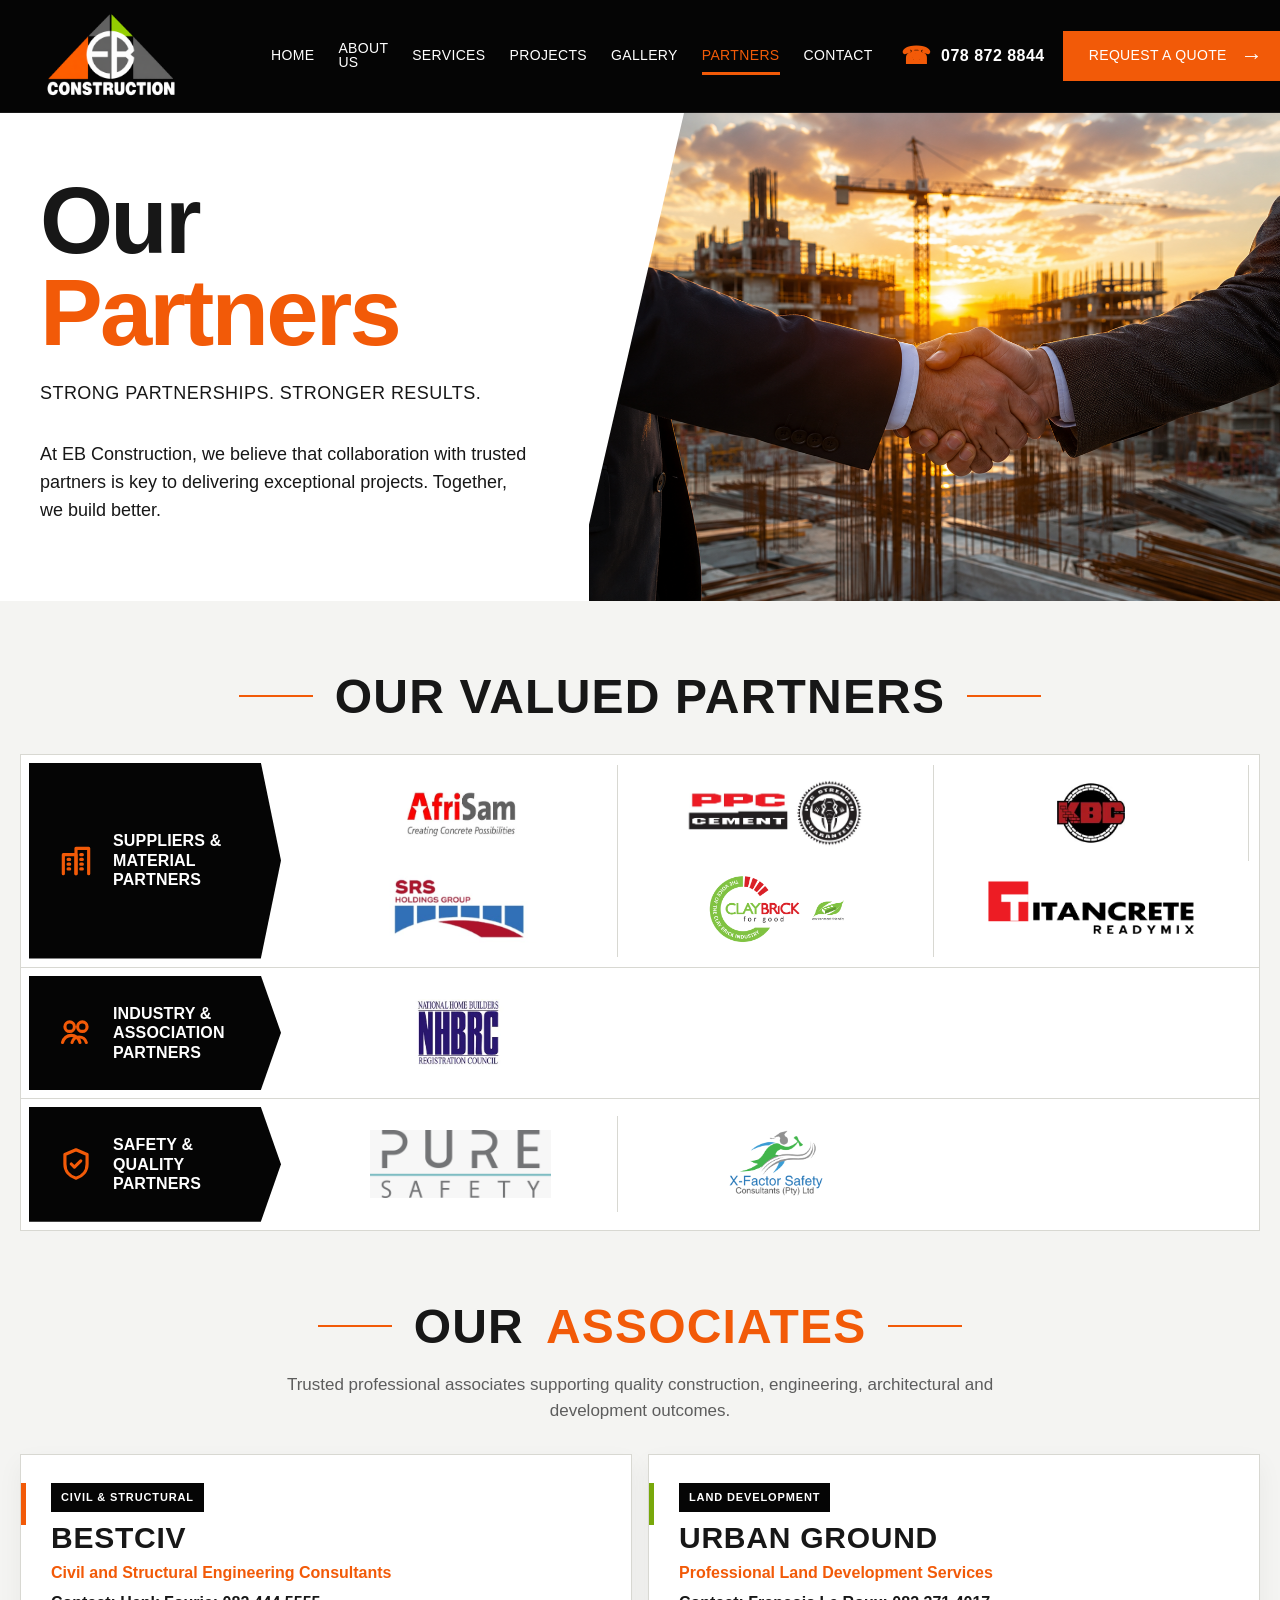
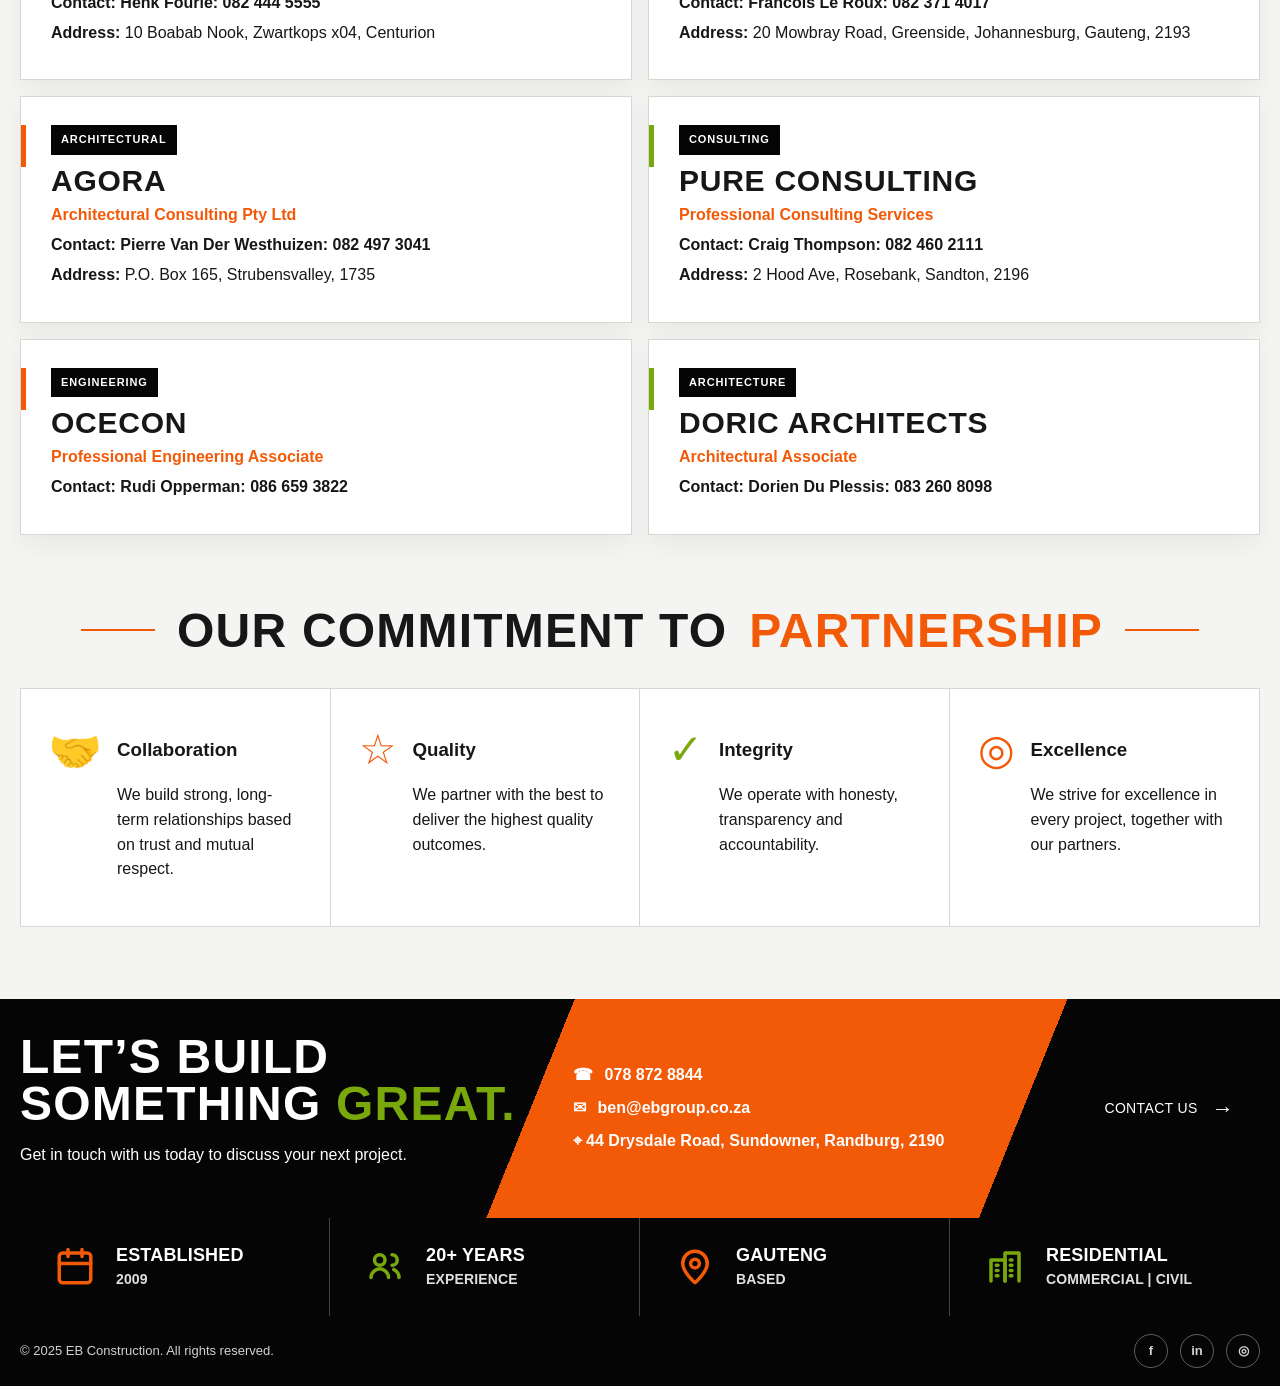
<file: partners.html>
<!doctype html>
<html lang="en">
<head>
  <meta charset="utf-8">
  <meta name="viewport" content="width=device-width, initial-scale=1">
  <title>Partners & Suppliers | EB Construction</title>
  <meta name="description" content="EB Construction works with trusted suppliers, associations, safety and quality partners.">
  <link rel="icon" href="assets/favicon.svg" type="image/svg+xml">
  <link rel="apple-touch-icon" href="assets/favicon.svg">
  <link rel="stylesheet" href="assets/css/styles.css">
</head>
<body>
  <header class="site-header">
    <div class="header-inner">
      <!-- Replace assets/logos/logo.png with the client supplied transparent logo. -->
      <a class="logo-link" href="index.html" aria-label="EB Construction Home">
        <img src="assets/logos/logo.png" alt="EB Construction logo">
      </a>

      <nav class="nav" aria-label="Main navigation">
      <a href="index.html" class="">Home</a>
      <a href="about.html" class="">About Us</a>
      <a href="services.html" class="">Services</a>
      <a href="projects.html" class="">Projects</a>
      <a href="gallery.html" class="">Gallery</a>
      <a href="partners.html" class="active">Partners</a>
      <a href="contact.html" class="">Contact</a>
      </nav>

      <div class="header-actions">
        <a class="header-phone" href="tel:+27788728844"><span class="phone-icon">☎</span>078 872 8844</a>
        <a class="btn btn-primary" href="contact.html#quote">Request a Quote</a>
        <button class="menu-toggle" type="button" data-menu-toggle aria-label="Open menu" aria-expanded="false">
          <span></span><span></span><span></span>
        </button>
      </div>
    </div>
  </header>

  <main>
  <section class="inner-hero">
    <div class="inner-hero-grid">
      <div class="copy">
        <h1 class="page-title">Our <span>Partners</span></h1>
        <p class="page-kicker">Strong partnerships. Stronger results.</p>
        <p>At EB Construction, we believe that collaboration with trusted partners is key to delivering exceptional projects. Together, we build better.</p>
      </div>
      <div class="image">
        <!-- Page hero image. Replace this file with the supplied image for the page. -->
        <img src="assets/images/hero-partners.jpg" alt="EB Construction our page image">
      </div>
    </div>
  </section>


    <section class="section-pad">
      <div class="container">
        <h2 class="section-title rule-title">Our Valued Partners</h2>
        <!-- Consulting & Professional partners are intentionally left out for now because no names were supplied. -->
        <div class="partners-table">
        <div class="partner-row">
          <div class="partner-category">
            <span class="cat-icon" aria-hidden="true">
              <svg viewBox="0 0 24 24">
                <path d="M4 20V8h8v12"></path>
                <path d="M12 20V4h8v16"></path>
                <path d="M7 11h1M7 14h1M7 17h1M15 8h1M15 11h1M15 14h1M15 17h1"></path>
              </svg>
            </span>
            <strong>Suppliers & Material Partners</strong>
          </div>
          <div class="partner-logos">
            <img src="assets/logos/partner-afrisam.png" alt="AfriSam logo">
            <img src="assets/logos/partner-ppc.png" alt="PPC logo">
            <img src="assets/logos/partner-kwikbuild.png" alt="Kwikbuild logo">
            <img src="assets/logos/partner-african-reinforcing.png" alt="African Reinforcing logo">
            <img src="assets/logos/partner-nylstene.png" alt="Nylstene logo">
            <img src="assets/logos/partner-titancrete.png" alt="Titancrete logo">
          </div>
        </div>

        <div class="partner-row">
          <div class="partner-category">
            <span class="cat-icon" aria-hidden="true">
              <svg viewBox="0 0 24 24">
                <circle cx="8" cy="8" r="3"></circle>
                <circle cx="16" cy="8" r="3"></circle>
                <path d="M3.5 18c.6-2.7 3-4.5 5.5-4.5s4.9 1.8 5.5 4.5"></path>
                <path d="M9.5 18c.5-2.1 2.3-3.5 4.5-3.5 2.1 0 4 1.4 4.5 3.5"></path>
              </svg>
            </span>
            <strong>Industry & Association Partners</strong>
          </div>
          <div class="partner-logos">
            <img src="assets/logos/partner-nhbrc.png" alt="NHBRC logo">
          </div>
        </div>

        <div class="partner-row">
          <div class="partner-category">
            <span class="cat-icon" aria-hidden="true">
              <svg viewBox="0 0 24 24">
                <path d="M12 3l7 3v6c0 4.5-2.8 7.8-7 9-4.2-1.2-7-4.5-7-9V6l7-3z"></path>
                <path d="M9 12l2 2 4-4"></path>
              </svg>
            </span>
            <strong>Safety & Quality Partners</strong>
          </div>
          <div class="partner-logos">
            <img src="assets/logos/partner-pure-safety.png" alt="Pure Safety logo">
            <img src="assets/logos/partner-x-factor.png" alt="X Factor logo">
          </div>
        </div>
        </div>
      </div>
    </section>

    <section class="associates-section section-pad" style="padding-top:0">
      <div class="container">
        <h2 class="section-title rule-title">Our <span class="orange">Associates</span></h2>
        <p class="associates-intro">
          Trusted professional associates supporting quality construction, engineering, architectural and development outcomes.
        </p>

        <div class="associates-grid">
          <article class="associate-card">
            <span class="associate-tag">Civil & Structural</span>
            <h3>BESTCIV</h3>
            <p class="associate-service">Civil and Structural Engineering Consultants</p>
            <p><strong>Contact:</strong> <a href="tel:+27824445555">Henk Fourie: 082 444 5555</a></p>
            <p><strong>Address:</strong> 10 Boabab Nook, Zwartkops x04, Centurion</p>
          </article>

          <article class="associate-card">
            <span class="associate-tag">Land Development</span>
            <h3>URBAN GROUND</h3>
            <p class="associate-service">Professional Land Development Services</p>
            <p><strong>Contact:</strong> <a href="tel:+27823714017">Francois Le Roux: 082 371 4017</a></p>
            <p><strong>Address:</strong> 20 Mowbray Road, Greenside, Johannesburg, Gauteng, 2193</p>
          </article>

          <article class="associate-card">
            <span class="associate-tag">Architectural</span>
            <h3>AGORA</h3>
            <p class="associate-service">Architectural Consulting Pty Ltd</p>
            <p><strong>Contact:</strong> <a href="tel:+27824973041">Pierre Van Der Westhuizen: 082 497 3041</a></p>
            <p><strong>Address:</strong> P.O. Box 165, Strubensvalley, 1735</p>
          </article>

          <article class="associate-card">
            <span class="associate-tag">Consulting</span>
            <h3>PURE CONSULTING</h3>
            <p class="associate-service">Professional Consulting Services</p>
            <p><strong>Contact:</strong> <a href="tel:+27824602111">Craig Thompson: 082 460 2111</a></p>
            <p><strong>Address:</strong> 2 Hood Ave, Rosebank, Sandton, 2196</p>
          </article>

          <article class="associate-card">
            <span class="associate-tag">Engineering</span>
            <h3>OCECON</h3>
            <p class="associate-service">Professional Engineering Associate</p>
            <p><strong>Contact:</strong> <a href="tel:+27866593822">Rudi Opperman: 086 659 3822</a></p>
          </article>

          <article class="associate-card">
            <span class="associate-tag">Architecture</span>
            <h3>DORIC ARCHITECTS</h3>
            <p class="associate-service">Architectural Associate</p>
            <p><strong>Contact:</strong> <a href="tel:+27832608098">Dorien Du Plessis: 083 260 8098</a></p>
          </article>
        </div>
      </div>
    </section>

    <section class="section-pad" style="padding-top:0">
      <div class="container">
        <h2 class="section-title rule-title commitment-title">Our Commitment to <span class="orange">Partnership</span></h2>
        <div class="commitment-grid">
          <div class="commitment-item"><span class="commitment-icon">🤝</span><div><h3>Collaboration</h3><p>We build strong, long-term relationships based on trust and mutual respect.</p></div></div>
          <div class="commitment-item"><span class="commitment-icon">☆</span><div><h3>Quality</h3><p>We partner with the best to deliver the highest quality outcomes.</p></div></div>
          <div class="commitment-item"><span class="commitment-icon">✓</span><div><h3>Integrity</h3><p>We operate with honesty, transparency and accountability.</p></div></div>
          <div class="commitment-item"><span class="commitment-icon">◎</span><div><h3>Excellence</h3><p>We strive for excellence in every project, together with our partners.</p></div></div>
        </div>
      </div>
    </section>

  <section class="cta-strip">
    <div class="container cta-inner">
      <div>
        <h2 class="footer-heading">Let’s build something <span class="green">great.</span></h2>
        <p>Get in touch with us today to discuss your next project.</p>
      </div>
      <div class="cta-contact">
        <span>☎ <a href="tel:+27788728844">078 872 8844</a></span>
        <span>✉ <a href="mailto:ben@ebgroup.co.za">ben@ebgroup.co.za</a></span>
        <span>⌖ 44 Drysdale Road, Sundowner, Randburg, 2190</span>
      </div>
      <a class="btn btn-black" href="contact.html#quote">Contact Us</a>
    </div>
  </section>
  <section class="stats-band" aria-label="Company highlights">
    <div class="container stats-grid">
        <div class="stat">
          <div class="stat-icon" aria-hidden="true">
            <svg viewBox="0 0 24 24">
              <rect x="3" y="4" width="18" height="17" rx="2"></rect>
              <path d="M8 2v4M16 2v4M3 10h18"></path>
            </svg>
          </div>
          <div><strong>Established</strong><small>2009</small></div>
        </div>
        <div class="stat">
          <div class="stat-icon" aria-hidden="true">
            <svg viewBox="0 0 24 24">
              <circle cx="9" cy="8" r="3"></circle>
              <path d="M4 18c0-3 3-5 5-5s5 2 5 5"></path>
              <path d="M16 11a3 3 0 1 0 0-6"></path>
              <path d="M20 18c0-2-1.2-3.7-3-4.6"></path>
            </svg>
          </div>
          <div><strong>20+ Years</strong><small>Experience</small></div>
        </div>
        <div class="stat">
          <div class="stat-icon" aria-hidden="true">
            <svg viewBox="0 0 24 24">
              <path d="M12 21s7-6 7-11a7 7 0 1 0-14 0c0 5 7 11 7 11Z"></path>
              <circle cx="12" cy="10" r="2.5"></circle>
            </svg>
          </div>
          <div><strong>Gauteng</strong><small>Based</small></div>
        </div>
        <div class="stat">
          <div class="stat-icon" aria-hidden="true">
            <svg viewBox="0 0 24 24">
              <path d="M4 20V8h8v12"></path>
              <path d="M12 20V4h8v16"></path>
              <path d="M7 11h1M7 14h1M7 17h1M15 8h1M15 11h1M15 14h1M15 17h1"></path>
            </svg>
          </div>
          <div><strong>Residential</strong><small>Commercial | Civil</small></div>
        </div>
    </div>
  </section>
  </main>
  <footer class="site-footer">
    <div class="container footer-inner">
      <span>© 2025 EB Construction. All rights reserved.</span>
      <div class="socials" aria-label="Social media links">
        <!-- Replace # with real social links when available. -->
        <a href="#" aria-label="Facebook">f</a>
        <a href="#" aria-label="LinkedIn">in</a>
        <a href="#" aria-label="Instagram">◎</a>
      </div>
    </div>
  </footer>
  <script src="assets/js/main.js"></script>
</body>
</html>
</file>
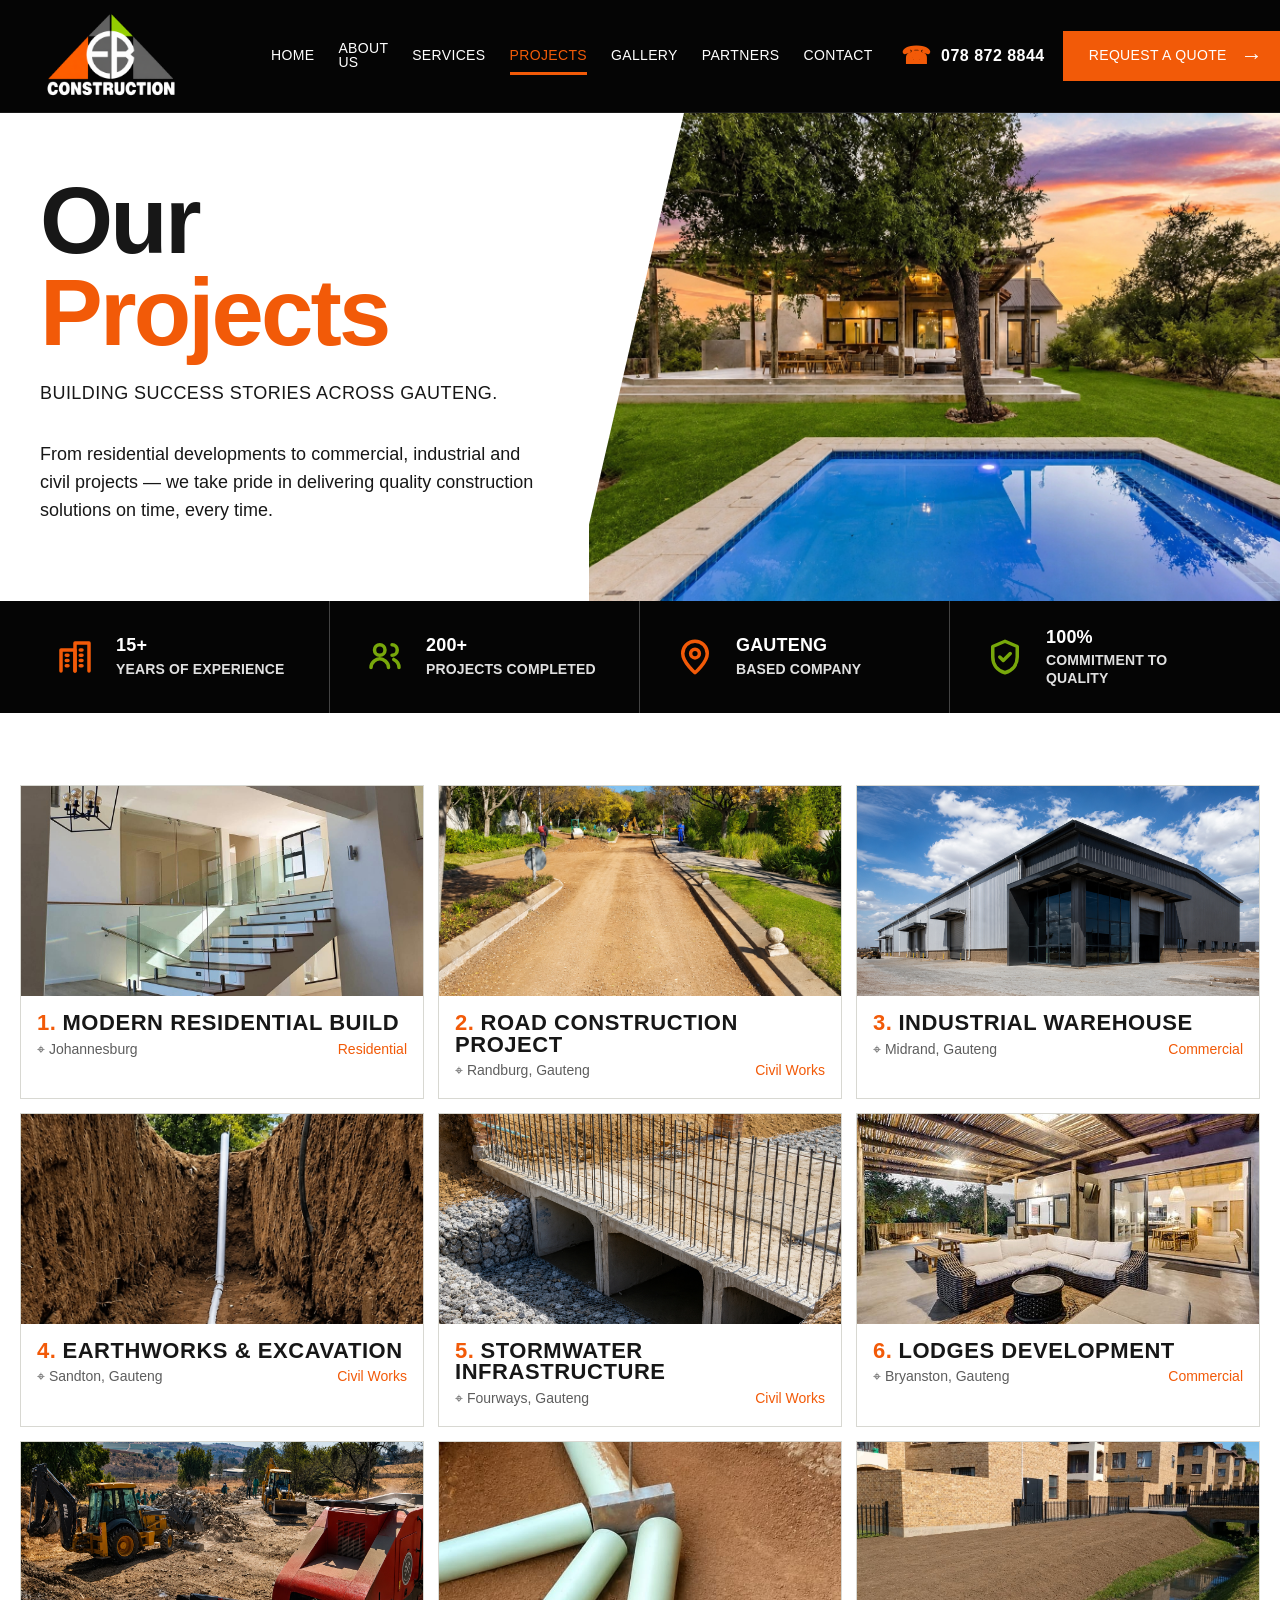
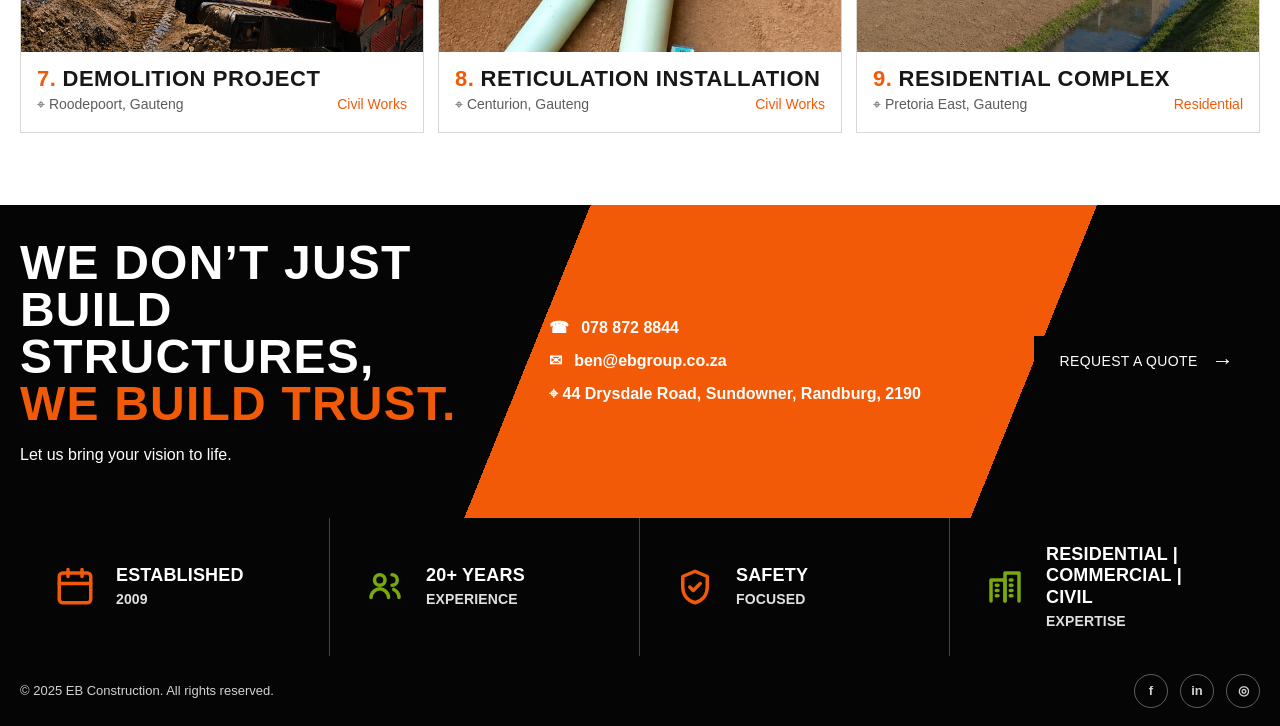
<file: projects.html>
<!doctype html>
<html lang="en">
<head>
  <meta charset="utf-8">
  <meta name="viewport" content="width=device-width, initial-scale=1">
  <title>Projects | EB Construction</title>
  <meta name="description" content="Explore EB Construction project examples across residential, commercial and civil construction in Gauteng.">
  <link rel="icon" href="assets/favicon.svg" type="image/svg+xml">
  <link rel="apple-touch-icon" href="assets/favicon.svg">
  <link rel="stylesheet" href="assets/css/styles.css">
</head>
<body>
  <header class="site-header">
    <div class="header-inner">
      <!-- Replace assets/logos/logo.png with the client supplied transparent logo. -->
      <a class="logo-link" href="index.html" aria-label="EB Construction Home">
        <img src="assets/logos/logo.png" alt="EB Construction logo">
      </a>

      <nav class="nav" aria-label="Main navigation">
      <a href="index.html" class="">Home</a>
      <a href="about.html" class="">About Us</a>
      <a href="services.html" class="">Services</a>
      <a href="projects.html" class="active">Projects</a>
      <a href="gallery.html" class="">Gallery</a>
      <a href="partners.html" class="">Partners</a>
      <a href="contact.html" class="">Contact</a>
      </nav>

      <div class="header-actions">
        <a class="header-phone" href="tel:+27788728844"><span class="phone-icon">☎</span>078 872 8844</a>
        <a class="btn btn-primary" href="contact.html#quote">Request a Quote</a>
        <button class="menu-toggle" type="button" data-menu-toggle aria-label="Open menu" aria-expanded="false">
          <span></span><span></span><span></span>
        </button>
      </div>
    </div>
  </header>

  <main>
  <section class="inner-hero">
    <div class="inner-hero-grid">
      <div class="copy">
        <h1 class="page-title">Our <span>Projects</span></h1>
        <p class="page-kicker">Building success stories across Gauteng.</p>
        <p>From residential developments to commercial, industrial and civil projects — we take pride in delivering quality construction solutions on time, every time.</p>
      </div>
      <div class="image">
        <!-- Page hero image. Replace this file with the supplied image for the page. -->
        <img src="assets/images/hero-projects.jpg" alt="EB Construction our page image">
      </div>
    </div>
  </section>


  <section class="stats-band" aria-label="Company highlights">
    <div class="container stats-grid">
        <div class="stat">
          <div class="stat-icon" aria-hidden="true">
            <svg viewBox="0 0 24 24">
              <path d="M4 20V8h8v12"></path>
              <path d="M12 20V4h8v16"></path>
              <path d="M7 11h1M7 14h1M7 17h1M15 8h1M15 11h1M15 14h1M15 17h1"></path>
            </svg>
          </div>
          <div><strong>15+</strong><small>Years of Experience</small></div>
        </div>
        <div class="stat">
          <div class="stat-icon" aria-hidden="true">
            <svg viewBox="0 0 24 24">
              <circle cx="9" cy="8" r="3"></circle>
              <path d="M4 18c0-3 3-5 5-5s5 2 5 5"></path>
              <path d="M16 11a3 3 0 1 0 0-6"></path>
              <path d="M20 18c0-2-1.2-3.7-3-4.6"></path>
            </svg>
          </div>
          <div><strong>200+</strong><small>Projects Completed</small></div>
        </div>
        <div class="stat">
          <div class="stat-icon" aria-hidden="true">
            <svg viewBox="0 0 24 24">
              <path d="M12 21s7-6 7-11a7 7 0 1 0-14 0c0 5 7 11 7 11Z"></path>
              <circle cx="12" cy="10" r="2.5"></circle>
            </svg>
          </div>
          <div><strong>Gauteng</strong><small>Based Company</small></div>
        </div>
        <div class="stat">
          <div class="stat-icon" aria-hidden="true">
            <svg viewBox="0 0 24 24">
              <path d="M12 3l7 3v6c0 4.5-2.8 7.8-7 9-4.2-1.2-7-4.5-7-9V6l7-3z"></path>
              <path d="M9 12l2 2 4-4"></path>
            </svg>
          </div>
          <div><strong>100%</strong><small>Commitment to Quality</small></div>
        </div>
    </div>
  </section>


    <section class="projects-page section-pad">
      <div class="container">
        <div class="projects-full-grid">
          <article class="project-card">
            <img src="assets/images/project-1.jpg" alt="Modern Residential Build">
            <div class="project-body">
              <h3 class="card-title"><span class="project-number">1.</span>Modern Residential Build</h3>
              <div class="project-meta"><span>⌖ Johannesburg</span><span class="type">Residential</span></div>
            </div>
          </article>
          <article class="project-card">
            <img src="assets/images/project-2.jpg" alt="Road Construction Project">
            <div class="project-body">
              <h3 class="card-title"><span class="project-number">2.</span>Road Construction Project</h3>
              <div class="project-meta"><span>⌖ Randburg, Gauteng</span><span class="type">Civil Works</span></div>
            </div>
          </article>
          <article class="project-card">
            <img src="assets/images/project-3.jpg" alt="Industrial Warehouse">
            <div class="project-body">
              <h3 class="card-title"><span class="project-number">3.</span>Industrial Warehouse</h3>
              <div class="project-meta"><span>⌖ Midrand, Gauteng</span><span class="type">Commercial</span></div>
            </div>
          </article>
          <article class="project-card">
            <img src="assets/images/project-4.jpg" alt="Earthworks & Excavation">
            <div class="project-body">
              <h3 class="card-title"><span class="project-number">4.</span>Earthworks & Excavation</h3>
              <div class="project-meta"><span>⌖ Sandton, Gauteng</span><span class="type">Civil Works</span></div>
            </div>
          </article>
          <article class="project-card">
            <img src="assets/images/project-5.jpg" alt="Stormwater Infrastructure">
            <div class="project-body">
              <h3 class="card-title"><span class="project-number">5.</span>Stormwater Infrastructure</h3>
              <div class="project-meta"><span>⌖ Fourways, Gauteng</span><span class="type">Civil Works</span></div>
            </div>
          </article>
          <article class="project-card">
            <img src="assets/images/project-6.jpg" alt="Lodges Development">
            <div class="project-body">
              <h3 class="card-title"><span class="project-number">6.</span>Lodges Development</h3>
              <div class="project-meta"><span>⌖ Bryanston, Gauteng</span><span class="type">Commercial</span></div>
            </div>
          </article>
          <article class="project-card">
            <img src="assets/images/project-7.jpg" alt="Demolition Project">
            <div class="project-body">
              <h3 class="card-title"><span class="project-number">7.</span>Demolition Project</h3>
              <div class="project-meta"><span>⌖ Roodepoort, Gauteng</span><span class="type">Civil Works</span></div>
            </div>
          </article>
          <article class="project-card">
            <img src="assets/images/project-8.jpg" alt="Reticulation Installation">
            <div class="project-body">
              <h3 class="card-title"><span class="project-number">8.</span>Reticulation Installation</h3>
              <div class="project-meta"><span>⌖ Centurion, Gauteng</span><span class="type">Civil Works</span></div>
            </div>
          </article>
          <article class="project-card">
            <img src="assets/images/project-9.jpg" alt="Residential Complex">
            <div class="project-body">
              <h3 class="card-title"><span class="project-number">9.</span>Residential Complex</h3>
              <div class="project-meta"><span>⌖ Pretoria East, Gauteng</span><span class="type">Residential</span></div>
            </div>
          </article>
        </div>
      </div>
    </section>

    <section class="cta-strip">
      <div class="container cta-inner">
        <div>
          <h2 class="footer-heading">We don’t just build structures,<br><span class="orange">we build trust.</span></h2>
          <p>Let us bring your vision to life.</p>
        </div>
        <div class="cta-contact">
          <span>☎ <a href="tel:+27788728844">078 872 8844</a></span>
          <span>✉ <a href="mailto:ben@ebgroup.co.za">ben@ebgroup.co.za</a></span>
          <span>⌖ 44 Drysdale Road, Sundowner, Randburg, 2190</span>
        </div>
        <a class="btn btn-black" href="contact.html#quote">Request a Quote</a>
      </div>
    </section>
   <section class="stats-band" aria-label="Company highlights">
    <div class="container stats-grid">
        <div class="stat">
          <div class="stat-icon" aria-hidden="true">
            <svg viewBox="0 0 24 24">
              <rect x="3" y="4" width="18" height="17" rx="2"></rect>
              <path d="M8 2v4M16 2v4M3 10h18"></path>
            </svg>
          </div>
          <div><strong>Established</strong><small>2009</small></div>
        </div>
        <div class="stat">
          <div class="stat-icon" aria-hidden="true">
            <svg viewBox="0 0 24 24">
              <circle cx="9" cy="8" r="3"></circle>
              <path d="M4 18c0-3 3-5 5-5s5 2 5 5"></path>
              <path d="M16 11a3 3 0 1 0 0-6"></path>
              <path d="M20 18c0-2-1.2-3.7-3-4.6"></path>
            </svg>
          </div>
          <div><strong>20+ Years</strong><small>Experience</small></div>
        </div>
        <div class="stat">
          <div class="stat-icon" aria-hidden="true">
            <svg viewBox="0 0 24 24">
              <path d="M12 3l7 3v6c0 4.5-2.8 7.8-7 9-4.2-1.2-7-4.5-7-9V6l7-3z"></path>
              <path d="M9 12l2 2 4-4"></path>
            </svg>
          </div>
          <div><strong>Safety</strong><small>Focused</small></div>
        </div>
        <div class="stat">
          <div class="stat-icon" aria-hidden="true">
            <svg viewBox="0 0 24 24">
              <path d="M4 20V8h8v12"></path>
              <path d="M12 20V4h8v16"></path>
              <path d="M7 11h1M7 14h1M7 17h1M15 8h1M15 11h1M15 14h1M15 17h1"></path>
            </svg>
          </div>
          <div><strong>Residential | Commercial | Civil</strong><small>Expertise</small></div>
        </div>
    </div>
  </section>

  </main>
  <footer class="site-footer">
    <div class="container footer-inner">
      <span>© 2025 EB Construction. All rights reserved.</span>
      <div class="socials" aria-label="Social media links">
        <!-- Replace # with real social links when available. -->
        <a href="#" aria-label="Facebook">f</a>
        <a href="#" aria-label="LinkedIn">in</a>
        <a href="#" aria-label="Instagram">◎</a>
      </div>
    </div>
  </footer>
  <script src="assets/js/main.js"></script>
</body>
</html>
</file>
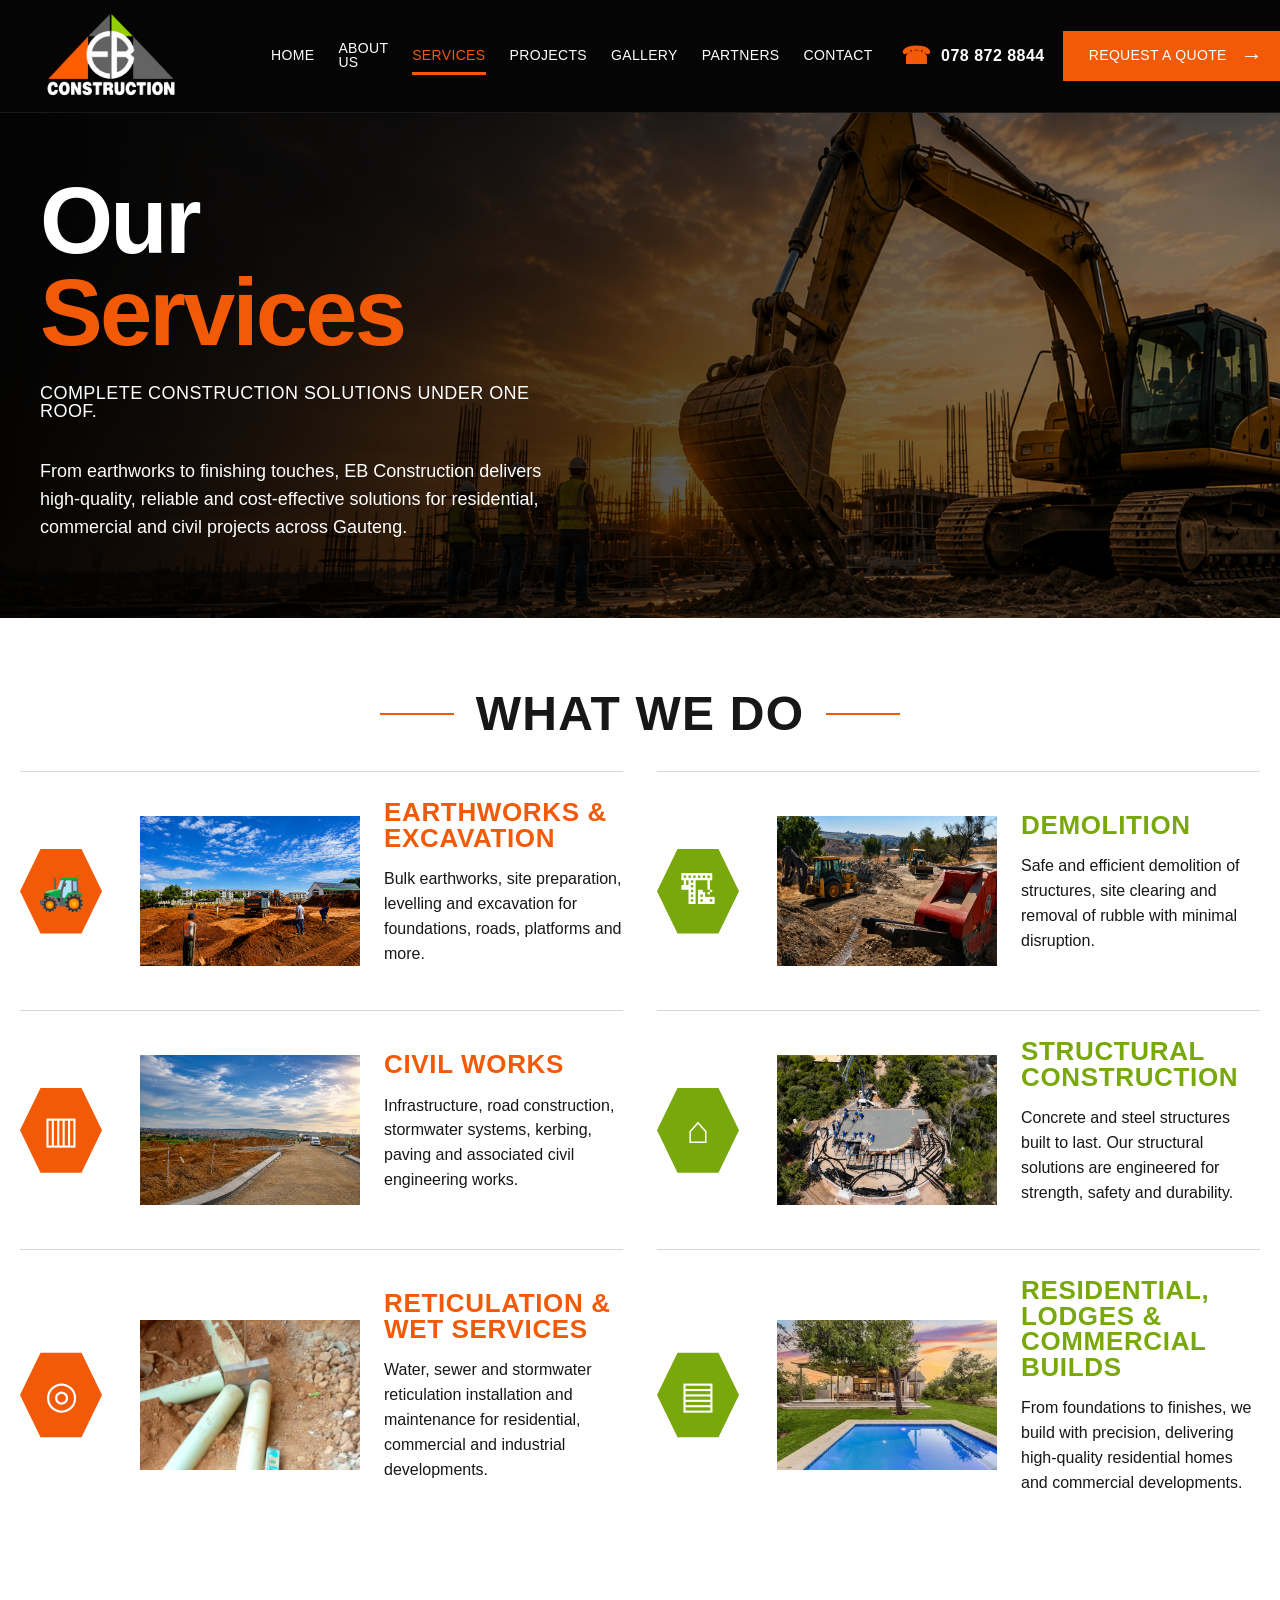
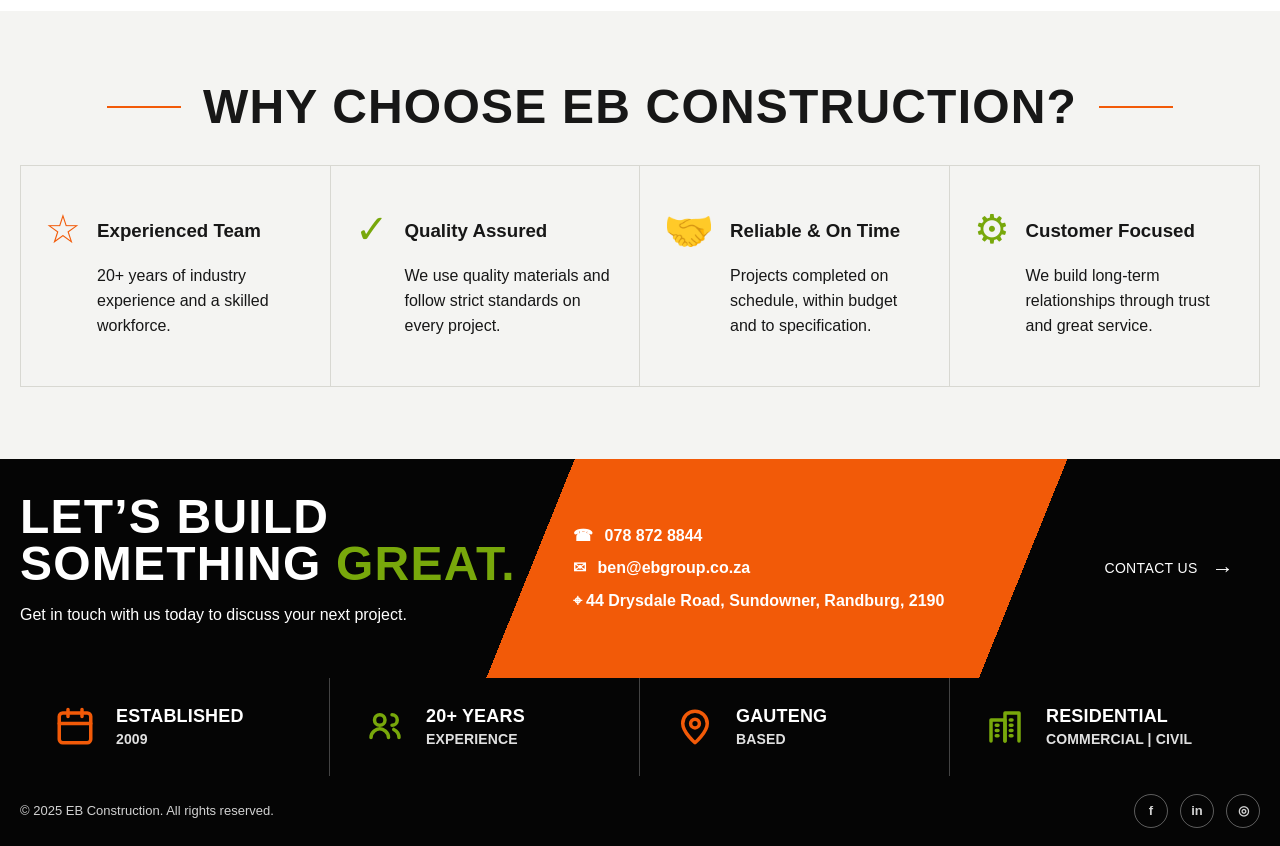
<file: services.html>
<!doctype html>
<html lang="en">
<head>
  <meta charset="utf-8">
  <meta name="viewport" content="width=device-width, initial-scale=1">
  <title>Services | EB Construction</title>
  <meta name="description" content="EB Construction offers earthworks, demolition, civil works, structural construction, wet services, and residential and commercial builds.">
  <link rel="icon" href="assets/favicon.svg" type="image/svg+xml">
  <link rel="apple-touch-icon" href="assets/favicon.svg">
  <link rel="stylesheet" href="assets/css/styles.css">
</head>
<body>
  <header class="site-header">
    <div class="header-inner">
      <!-- Replace assets/logos/logo.png with the client supplied transparent logo. -->
      <a class="logo-link" href="index.html" aria-label="EB Construction Home">
        <img src="assets/logos/logo.png" alt="EB Construction logo">
      </a>

      <nav class="nav" aria-label="Main navigation">
      <a href="index.html" class="">Home</a>
      <a href="about.html" class="">About Us</a>
      <a href="services.html" class="active">Services</a>
      <a href="projects.html" class="">Projects</a>
      <a href="gallery.html" class="">Gallery</a>
      <a href="partners.html" class="">Partners</a>
      <a href="contact.html" class="">Contact</a>
      </nav>

      <div class="header-actions">
        <a class="header-phone" href="tel:+27788728844"><span class="phone-icon">☎</span>078 872 8844</a>
        <a class="btn btn-primary" href="contact.html#quote">Request a Quote</a>
        <button class="menu-toggle" type="button" data-menu-toggle aria-label="Open menu" aria-expanded="false">
          <span></span><span></span><span></span>
        </button>
      </div>
    </div>
  </header>

  <main>
  <section class="inner-hero dark services-hero">
    <div class="inner-hero-grid">
      <div class="copy">
        <h1 class="page-title">Our <span>Services</span></h1>
        <p class="page-kicker">Complete construction solutions under one roof.</p>
        <p>From earthworks to finishing touches, EB Construction delivers high-quality, reliable and cost-effective solutions for residential, commercial and civil projects across Gauteng.</p>
      </div>
    </div>
  </section>


    <section class="services-list section-pad">
      <div class="container">
        <h2 class="section-title rule-title">What We Do</h2>
        <div class="service-grid">
          <article class="service-item" id="earthworks">
            <div class="hex-icon">🚜</div>
            <img src="assets/images/service-earthworks.jpg" alt="Earthworks & Excavation">
            <div>
              <h3 class="display">Earthworks & Excavation</h3>
              <p>Bulk earthworks, site preparation, levelling and excavation for foundations, roads, platforms and more.</p>
            </div>
          </article>
          <article class="service-item" id="demolition">
            <div class="hex-icon">🏗</div>
            <img src="assets/images/service-demolition.jpg" alt="Demolition">
            <div>
              <h3 class="display">Demolition</h3>
              <p>Safe and efficient demolition of structures, site clearing and removal of rubble with minimal disruption.</p>
            </div>
          </article>
          <article class="service-item" id="civil">
            <div class="hex-icon">▥</div>
            <img src="assets/images/service-civil.jpg" alt="Civil Works">
            <div>
              <h3 class="display">Civil Works</h3>
              <p>Infrastructure, road construction, stormwater systems, kerbing, paving and associated civil engineering works.</p>
            </div>
          </article>
          <article class="service-item" id="structural">
            <div class="hex-icon">⌂</div>
            <img src="assets/images/service-structural.jpg" alt="Structural Construction">
            <div>
              <h3 class="display">Structural Construction</h3>
              <p>Concrete and steel structures built to last. Our structural solutions are engineered for strength, safety and durability.</p>
            </div>
          </article>
          <article class="service-item" id="wet-services">
            <div class="hex-icon">◎</div>
            <img src="assets/images/service-wet-services.jpg" alt="Reticulation & Wet Services">
            <div>
              <h3 class="display">Reticulation & Wet Services</h3>
              <p>Water, sewer and stormwater reticulation installation and maintenance for residential, commercial and industrial developments.</p>
            </div>
          </article>
          <article class="service-item" id="residential">
            <div class="hex-icon">▤</div>
            <img src="assets/images/service-residential-commercial.jpg" alt="Residential & Commercial Builds">
            <div>
              <h3 class="display">Residential, Lodges & Commercial Builds</h3>
              <p>From foundations to finishes, we build with precision, delivering high-quality residential homes and commercial developments.</p>
            </div>
          </article>
        </div>
      </div>
    </section>

    <section class="section-pad">
      <div class="container">
        <h2 class="section-title rule-title">Why Choose EB Construction?</h2>
        <div class="why-grid">
          <div class="why-item"><span class="why-icon">☆</span><div><h3>Experienced Team</h3><p>20+ years of industry experience and a skilled workforce.</p></div></div>
          <div class="why-item"><span class="why-icon">✓</span><div><h3>Quality Assured</h3><p>We use quality materials and follow strict standards on every project.</p></div></div>
          <div class="why-item"><span class="why-icon">🤝</span><div><h3>Reliable & On Time</h3><p>Projects completed on schedule, within budget and to specification.</p></div></div>
          <div class="why-item"><span class="why-icon">⚙</span><div><h3>Customer Focused</h3><p>We build long-term relationships through trust and great service.</p></div></div>
        </div>
      </div>
    </section>

  <section class="cta-strip">
    <div class="container cta-inner">
      <div>
        <h2 class="footer-heading">Let’s build something <span class="green">great.</span></h2>
        <p>Get in touch with us today to discuss your next project.</p>
      </div>
      <div class="cta-contact">
        <span>☎ <a href="tel:+27788728844">078 872 8844</a></span>
        <span>✉ <a href="mailto:ben@ebgroup.co.za">ben@ebgroup.co.za</a></span>
        <span>⌖ 44 Drysdale Road, Sundowner, Randburg, 2190</span>
      </div>
      <a class="btn btn-black" href="contact.html#quote">Contact Us</a>
    </div>
  </section>
  <section class="stats-band" aria-label="Company highlights">
    <div class="container stats-grid">
        <div class="stat">
          <div class="stat-icon" aria-hidden="true">
            <svg viewBox="0 0 24 24">
              <rect x="3" y="4" width="18" height="17" rx="2"></rect>
              <path d="M8 2v4M16 2v4M3 10h18"></path>
            </svg>
          </div>
          <div><strong>Established</strong><small>2009</small></div>
        </div>
        <div class="stat">
          <div class="stat-icon" aria-hidden="true">
            <svg viewBox="0 0 24 24">
              <circle cx="9" cy="8" r="3"></circle>
              <path d="M4 18c0-3 3-5 5-5s5 2 5 5"></path>
              <path d="M16 11a3 3 0 1 0 0-6"></path>
              <path d="M20 18c0-2-1.2-3.7-3-4.6"></path>
            </svg>
          </div>
          <div><strong>20+ Years</strong><small>Experience</small></div>
        </div>
        <div class="stat">
          <div class="stat-icon" aria-hidden="true">
            <svg viewBox="0 0 24 24">
              <path d="M12 21s7-6 7-11a7 7 0 1 0-14 0c0 5 7 11 7 11Z"></path>
              <circle cx="12" cy="10" r="2.5"></circle>
            </svg>
          </div>
          <div><strong>Gauteng</strong><small>Based</small></div>
        </div>
        <div class="stat">
          <div class="stat-icon" aria-hidden="true">
            <svg viewBox="0 0 24 24">
              <path d="M4 20V8h8v12"></path>
              <path d="M12 20V4h8v16"></path>
              <path d="M7 11h1M7 14h1M7 17h1M15 8h1M15 11h1M15 14h1M15 17h1"></path>
            </svg>
          </div>
          <div><strong>Residential</strong><small>Commercial | Civil</small></div>
        </div>
    </div>
  </section>
  </main>
  <footer class="site-footer">
    <div class="container footer-inner">
      <span>© 2025 EB Construction. All rights reserved.</span>
      <div class="socials" aria-label="Social media links">
        <!-- Replace # with real social links when available. -->
        <a href="#" aria-label="Facebook">f</a>
        <a href="#" aria-label="LinkedIn">in</a>
        <a href="#" aria-label="Instagram">◎</a>
      </div>
    </div>
  </footer>
  <script src="assets/js/main.js"></script>
</body>
</html>
</file>
<file: assets/css/styles.css>
/* =========================================================
   EB Construction static website
   Main colours and editable variables
   ========================================================= */
:root {
  --black: #050505;
  --dark: #0b0b0b;
  --dark-2: #141414;
  --white: #ffffff;
  --off-white: #f4f4f2;
  --light: #eeeeea;
  --text: #171717;
  --muted: #5d5d5d;
  --line: #d8d8d2;
  --orange: #f25a08;
  --orange-dark: #d94802;
  --green: #78a80b;
  --green-dark: #5e8506;
  --shadow: 0 18px 45px rgba(0, 0, 0, .14);
  --max: 1240px;
}

* { box-sizing: border-box; }
html { scroll-behavior: smooth; }
body {
  margin: 0;
  color: var(--text);
  background: var(--off-white);
  font-family: Arial, Helvetica, sans-serif;
  line-height: 1.55;
}
img { display: block; width: 100%; height: auto; }
a { color: inherit; text-decoration: none; }
button, input, textarea { font: inherit; }

/* Heavy condensed style used to mimic the supplied mockups */
.display,
.section-title,
.page-kicker,
.nav a,
.btn,
.card-title,
.footer-heading {
  font-family: Impact, "Arial Black", "Arial Narrow", Arial, sans-serif;
  letter-spacing: .025em;
  text-transform: uppercase;
  line-height: .98;
}

.container {
  width: min(var(--max), calc(100% - 40px));
  margin: 0 auto;
}
.orange { color: var(--orange); }
.green { color: var(--green); }
.muted { color: var(--muted); }

/* =========================================================
   Header and navigation
   ========================================================= */
.site-header {
  background: var(--black);
  color: var(--white);
  border-bottom: 1px solid rgba(255,255,255,.08);
  position: sticky;
  top: 0;
  z-index: 50;
}
.header-inner {
  width: min(1320px, calc(100% - 36px));
  margin: 0 auto;
  display: grid;
  grid-template-columns: 225px 1fr auto;
  align-items: center;
  min-height: 112px;
  gap: 28px;
}
.logo-link { display: inline-flex; align-items: center; }
.logo-link img { width: 185px; max-height: 95px; object-fit: contain; }
.nav {
  display: flex;
  justify-content: center;
  align-items: center;
  gap: 24px;
}
.nav a {
  font-size: 14px;
  color: var(--white);
  position: relative;
  padding: 16px 0;
}
.nav a::after {
  content: "";
  position: absolute;
  left: 0;
  right: 0;
  bottom: 4px;
  height: 3px;
  background: var(--orange);
  transform: scaleX(0);
  transform-origin: left;
  transition: .2s ease;
}
.nav a:hover,
.nav a.active { color: var(--orange); }
.nav a:hover::after,
.nav a.active::after { transform: scaleX(1); }
.header-actions {
  display: flex;
  align-items: center;
  gap: 18px;
  white-space: nowrap;
}
.header-phone {
  display: inline-flex;
  align-items: center;
  gap: 10px;
  font-weight: 800;
  letter-spacing: .03em;
}
.header-phone .phone-icon { color: var(--orange); font-size: 24px; }
.menu-toggle {
  display: none;
  width: 46px;
  height: 42px;
  border: 1px solid rgba(255,255,255,.35);
  border-radius: 0;
  background: transparent;
  color: var(--white);
  cursor: pointer;
}
.menu-toggle span {
  display: block;
  width: 24px;
  height: 2px;
  margin: 5px auto;
  background: var(--white);
}

/* =========================================================
   Buttons and reusable UI
   ========================================================= */
.btn {
  display: inline-flex;
  align-items: center;
  justify-content: center;
  gap: 14px;
  min-height: 50px;
  padding: 0 24px;
  border: 2px solid currentColor;
  font-size: 14px;
  cursor: pointer;
  transition: .2s ease;
}
.btn::after { content: "→"; font-family: Arial, sans-serif; font-size: 22px; line-height: 1; }
.btn-primary {
  color: var(--white);
  background: var(--orange);
  border-color: var(--orange);
}
.btn-primary:hover { background: var(--orange-dark); border-color: var(--orange-dark); transform: translateY(-1px); }
.btn-outline {
  color: var(--white);
  background: transparent;
  border-color: rgba(255,255,255,.8);
}
.btn-outline:hover { border-color: var(--orange); color: var(--orange); }
.btn-dark {
  color: var(--black);
  border-color: var(--black);
  background: transparent;
}
.btn-dark:hover { color: var(--white); background: var(--black); }
.btn-black {
  color: var(--white);
  background: var(--black);
  border-color: var(--black);
}
.btn-black:hover { background: var(--orange); border-color: var(--orange); }

.section-pad { padding: 72px 0; }
.section-head {
  text-align: center;
  margin-bottom: 36px;
}
.eyebrow {
  color: var(--orange);
  font-size: 13px;
  font-weight: 900;
  text-transform: uppercase;
  letter-spacing: .08em;
  margin: 0 0 8px;
}
.section-title {
  margin: 0;
  font-size: clamp(30px, 4vw, 48px);
}
.rule-title {
  display: flex;
  align-items: center;
  justify-content: center;
  gap: 22px;
  margin-bottom: 34px;
}
.rule-title::before,
.rule-title::after {
  content: "";
  width: 74px;
  height: 2px;
  background: var(--orange);
}

/* =========================================================
   Home hero
   ========================================================= */
.home-hero {
  min-height: 535px;
  position: relative;
  background:
    linear-gradient(90deg, rgba(0,0,0,.88) 0%, rgba(0,0,0,.55) 40%, rgba(0,0,0,.12) 100%),
    url("../images/hero-home.jpg") center/cover no-repeat;
  color: var(--white);
}
.home-hero .container {
  min-height: 535px;
  display: flex;
  align-items: center;
}
.hero-content { max-width: 620px; padding: 50px 0; }
.hero-title {
  margin: 0 0 22px;
  font-size: clamp(54px, 8.5vw, 84px);
}
.hero-title span { display: block; }
.hero-subtitle {
  font-size: clamp(18px, 2.1vw, 23px);
  max-width: 610px;
  margin: 0 0 28px;
}
.hero-actions { display: flex; flex-wrap: wrap; gap: 18px; }

/* Black statistics bar */
.stats-band {
  background: var(--black);
  color: var(--white);
}
.stats-grid {
  display: grid;
  grid-template-columns: repeat(4, 1fr);
  align-items: stretch;
}
.stat {
  display: flex;
  align-items: center;
  gap: 18px;
  padding: 26px 32px;
  border-right: 1px solid rgba(255,255,255,.25);
}
.stat:last-child { border-right: 0; }
.stat-icon {
  width: 46px;
  height: 46px;
  display: grid;
  place-items: center;
  color: var(--orange);
  flex: 0 0 auto;
}

.stat:nth-child(even) .stat-icon {
  color: var(--green);
}

.stat-icon svg {
  width: 42px;
  height: 42px;
  stroke: currentColor;
  fill: none;
  stroke-width: 2;
  stroke-linecap: round;
  stroke-linejoin: round;
}
.stat strong {
  display: block;
  font-family: Arial, Helvetica, sans-serif;
  font-size: 18px;
  font-weight: 800;
  letter-spacing: .01em;
  line-height: 1.2;
  text-transform: uppercase;
}
.stat small {
  display: block;
  margin-top: 4px;
  color: rgba(255,255,255,.88);
  font-family: Arial, Helvetica, sans-serif;
  font-size: 14px;
  font-weight: 700;
  letter-spacing: .01em;
  line-height: 1.25;
  text-transform: uppercase;
}
.stat .big { font-size: 34px; font-weight: 800; }

/* Home about split */
.split-feature {
  display: grid;
  grid-template-columns: 1fr 1fr;
  background: var(--white);
}
.split-feature .image img {
  height: 360px;
  object-fit: cover;
}
.split-feature .copy {
  padding: clamp(36px, 5vw, 70px) clamp(28px, 6vw, 82px);
  display: flex;
  flex-direction: column;
  justify-content: center;
}
.split-feature .copy p { max-width: 560px; }

/* Home service icon strip */
.services-strip { background: var(--white); padding: 44px 0 58px; }
.service-mini-grid {
  display: grid;
  grid-template-columns: repeat(6, 1fr);
  border: 1px solid var(--line);
  background: var(--off-white);
}
.service-mini {
  min-height: 150px;
  padding: 24px 14px;
  border-right: 1px solid var(--line);
  display: flex;
  flex-direction: column;
  align-items: center;
  justify-content: center;
  text-align: center;
  gap: 14px;
}
.service-mini:last-child { border-right: 0; }
.service-mini .mini-icon { color: var(--orange); font-size: 42px; line-height: 1; }
.service-mini:nth-child(even) .mini-icon { color: var(--green); }
.service-mini strong {
  font-family: Impact, "Arial Black", Arial, sans-serif;
  text-transform: uppercase;
  font-size: 16px;
  line-height: 1.15;
}
.center-actions { text-align: center; margin-top: 22px; }

/* Project cards */
.projects-preview { background: var(--off-white); padding: 52px 0 72px; }
.section-row-head {
  display: flex;
  justify-content: space-between;
  align-items: end;
  gap: 24px;
  margin-bottom: 22px;
}
.link-arrow {
  color: var(--orange);
  font-weight: 900;
  text-transform: uppercase;
  font-size: 14px;
  display: inline-flex;
  gap: 8px;
  align-items: center;
}
.link-arrow::after { content: "→"; font-size: 20px; }
.project-grid {
  display: grid;
  grid-template-columns: repeat(4, 1fr);
  gap: 18px;
}
.project-card {
  background: var(--white);
  border: 1px solid var(--line);
  transition: .2s ease;
}
.project-card:hover { transform: translateY(-4px); box-shadow: var(--shadow); }
.project-card img { height: 150px; object-fit: cover; }
.project-body { padding: 16px; }
.card-title {
  font-size: 18px;
  margin: 0 0 5px;
}
.project-meta {
  display: flex;
  justify-content: space-between;
  gap: 12px;
  font-size: 14px;
  color: var(--muted);
}
.project-meta .type { color: var(--orange); }

/* =========================================================
   Inner page hero layouts
   ========================================================= */
.inner-hero {
  background: var(--white);
  position: relative;
  overflow: hidden;
}
.inner-hero-grid {
  display: grid;
  grid-template-columns: 46% 54%;
  min-height: 420px;
}
.inner-hero .copy {
  position: relative;
  z-index: 2;
  padding: 62px 54px 58px max(40px, calc((100vw - var(--max)) / 2 + 20px));
  background: var(--white);
  display: flex;
  flex-direction: column;
  justify-content: center;
}
.inner-hero .copy::after {
  content: "";
  position: absolute;
  top: 0;
  right: -95px;
  width: 180px;
  height: 100%;
  background: var(--white);
  transform: skewX(-13deg);
  transform-origin: top;
  z-index: -1;
}
.inner-hero .image img { height: 100%; min-height: 420px; object-fit: cover; }
.inner-hero.dark {
  background: var(--black);
  color: var(--white);
}
.inner-hero.dark .inner-hero-grid {
  grid-template-columns: 48% 52%;
  background:
    linear-gradient(90deg, rgba(0,0,0,.90), rgba(0,0,0,.42)),
    var(--hero-image) center/cover no-repeat;
}

/* Services page hero image */
.inner-hero.dark.services-hero .inner-hero-grid {
  background:
    linear-gradient(90deg, rgba(0,0,0,.90), rgba(0,0,0,.42)),
    url("../images/hero-services.jpg") center/cover no-repeat;
}
.inner-hero.dark .copy,
.inner-hero.dark .copy::after { background: transparent; }
.inner-hero.dark .image { display: none; }
.page-title {
  margin: 0 0 26px;
  font-size: clamp(58px, 8vw, 94px);
  line-height: .98;
  letter-spacing: -0.03em;
}

.page-title span {
  display: block;
  color: var(--orange);
}
.page-kicker {
  margin: 0 0 20px;
  font-size: clamp(26px, 3.2vw, 38px);
}
.inner-hero p { max-width: 520px; font-size: 18px; }

/* About */
.story-grid {
  display: grid;
  grid-template-columns: 39% 61%;
  gap: 0;
  background: var(--white);
  border-top: 8px solid var(--off-white);
}
.story-copy { padding: 44px 48px; }
.story-copy h2,
.panel h2 { margin: 0 0 22px; }
.story-copy h2::before,
.panel h2::before {
  content: "";
  display: inline-block;
  width: 3px;
  height: 28px;
  margin-right: 18px;
  vertical-align: -5px;
  background: var(--orange);
}
.story-image img { height: 100%; object-fit: cover; min-height: 320px; }
.two-panels {
  display: grid;
  grid-template-columns: 1fr 1fr;
  gap: 14px;
  margin-top: 14px;
}
.panel {
  background: var(--white);
  border: 1px solid var(--line);
  padding: 34px 34px;
}
.leader-card {
  display: grid;
  grid-template-columns: 230px 1fr;
  gap: 34px;
  align-items: center;
}

.leader-card-text-only {
  grid-template-columns: 1fr;
  max-width: 430px;
}

.leader-card img { height: 290px; object-fit: cover; }

.leader-name { font-size: 34px; }
.signature {
  font-family: "Brush Script MT", "Segoe Script", cursive;
  font-size: 42px;
  color: #222;
  margin-top: 16px;
}
.approach-list { display: grid; gap: 18px; }
.approach-item {
  display: grid;
  grid-template-columns: 58px 1fr;
  gap: 16px;
  align-items: start;
  padding-bottom: 16px;
  border-bottom: 1px solid var(--line);
}
.approach-item:last-child { border-bottom: 0; padding-bottom: 0; }
.approach-icon {
  width: 48px; height: 48px; border-radius: 50%;
  border: 2px solid var(--green); color: var(--green);
  display: grid; place-items: center; font-size: 24px;
}
.approach-item:nth-child(even) .approach-icon { border-color: var(--orange); color: var(--orange); }
.mission-vision {
  display: grid;
  grid-template-columns: repeat(3, 1fr);
  gap: 0;
  background: var(--white);
  border-top: 1px solid var(--line);
}
.mv-item { padding: 35px; border-right: 1px solid var(--line); display: flex; gap: 20px; }
.mv-item:last-child { border-right: 0; }
.mv-icon { font-size: 42px; color: var(--orange); }
.mv-item:nth-child(2) .mv-icon { color: var(--green); }
.mv-sign {
  font-family: "Brush Script MT", cursive;
  font-size: 42px;
  line-height: .9;
  margin: 0 0 8px;
}

.mv-item .section-title {
  line-height: .92;
}

/* Services */
.services-list { background: var(--white); }
.service-grid {
  display: grid;
  grid-template-columns: 1fr 1fr;
  gap: 0 34px;
}
.service-item {
  display: grid;
  grid-template-columns: 96px 220px 1fr;
  align-items: center;
  gap: 24px;
  padding: 28px 0;
  border-top: 1px solid var(--line);
}
.service-item img { height: 150px; object-fit: cover; }
.hex-icon {
  width: 82px; height: 92px;
  clip-path: polygon(25% 4%, 75% 4%, 100% 50%, 75% 96%, 25% 96%, 0 50%);
  display: grid; place-items: center;
  background: var(--orange); color: var(--white); font-size: 38px;
}
.service-item:nth-child(even) .hex-icon { background: var(--green); }
.service-item h3 { margin: 0 0 10px; color: var(--orange); font-size: 26px; }
.service-item:nth-child(even) h3 { color: var(--green); }
.why-grid {
  display: grid;
  grid-template-columns: repeat(4, 1fr);
  gap: 0;
  background: var(--off-white);
  border: 1px solid var(--line);
}
.why-item { padding: 32px 24px; border-right: 1px solid var(--line); display: flex; gap: 16px; }
.why-item:last-child { border-right: 0; }
.why-icon { font-size: 40px; color: var(--orange); }
.why-item:nth-child(even) .why-icon { color: var(--green); }

/* Projects page */
.projects-page { background: var(--white); }
.projects-full-grid {
  display: grid;
  grid-template-columns: repeat(3, 1fr);
  gap: 14px;
}
.projects-full-grid .project-card img { height: 210px; }
.projects-full-grid .card-title { font-size: 22px; }
.project-number { color: var(--orange); margin-right: 6px; }

/* Partners */
.partners-table { background: var(--white); border: 1px solid var(--line); }
.partner-row {
  display: grid;
  grid-template-columns: 260px 1fr;
  border-bottom: 1px solid var(--line);
}
.partner-row:last-child { border-bottom: 0; }
.partner-category {
  background: var(--black);
  color: var(--white);
  padding: 28px 26px;
  display: flex;
  align-items: center;
  gap: 16px;
  clip-path: polygon(0 0, 92% 0, 100% 50%, 92% 100%, 0 100%);
  margin: 8px 0 8px 8px;
}
.partner-category .cat-icon {
  width: 42px;
  height: 42px;
  display: grid;
  place-items: center;
  color: var(--orange);
  flex: 0 0 auto;
}

.partner-category .cat-icon svg {
  width: 38px;
  height: 38px;
  stroke: currentColor;
  fill: none;
  stroke-width: 2;
  stroke-linecap: round;
  stroke-linejoin: round;
}
.partner-category strong {
  font-family: Arial, Helvetica, sans-serif;
  font-size: 16px;
  font-weight: 800;
  letter-spacing: .01em;
  line-height: 1.22;
  text-transform: uppercase;
}
.partner-logos {
  display: grid;
  grid-template-columns: repeat(3, 1fr);
  align-items: center;
  gap: 0;
  padding: 10px 10px 10px 22px;
}
.partner-logos img { height: 96px; object-fit: contain; padding: 14px; border-right: 1px solid var(--line); }
.partner-logos img:last-child { border-right: 0; }
/* Associates */
.associates-section {
  background: var(--off-white);
}

.associates-intro {
  max-width: 720px;
  margin: -12px auto 30px;
  text-align: center;
  color: var(--muted);
  font-size: 17px;
}

.associates-grid {
  display: grid;
  grid-template-columns: repeat(2, 1fr);
  gap: 16px;
}

.associate-card {
  position: relative;
  background: var(--white);
  border: 1px solid var(--line);
  padding: 28px 30px;
  box-shadow: 0 10px 24px rgba(0,0,0,.05);
  transition: .2s ease;
}

.associate-card:hover {
  transform: translateY(-3px);
  box-shadow: var(--shadow);
}

.associate-card::before {
  content: "";
  position: absolute;
  left: 0;
  top: 28px;
  width: 5px;
  height: 42px;
  background: var(--orange);
}

.associate-card:nth-child(even)::before {
  background: var(--green);
}

.associate-tag {
  display: inline-block;
  margin-bottom: 12px;
  padding: 6px 10px;
  background: var(--black);
  color: var(--white);
  font-size: 11px;
  font-weight: 900;
  text-transform: uppercase;
  letter-spacing: .08em;
}

.associate-card h3 {
  margin: 0 0 8px;
  font-family: Impact, "Arial Black", "Arial Narrow", Arial, sans-serif;
  font-size: 30px;
  line-height: .95;
  letter-spacing: .025em;
  text-transform: uppercase;
}

.associate-service {
  margin: 0 0 14px;
  color: var(--orange);
  font-weight: 900;
  line-height: 1.3;
}

.associate-card p {
  margin: 7px 0;
  line-height: 1.45;
}

.associate-card a {
  color: var(--text);
  font-weight: 700;
}

.associate-card a:hover {
  color: var(--orange);
}
.commitment-grid {
  display: grid;
  grid-template-columns: repeat(4, 1fr);
  background: var(--white);
  border: 1px solid var(--line);
}
.commitment-item { padding: 28px; border-right: 1px solid var(--line); display: flex; gap: 16px; }
.commitment-item:last-child { border-right: 0; }
.commitment-icon { font-size: 42px; color: var(--green); }
.commitment-item:nth-child(even) .commitment-icon { color: var(--orange); }

/* Gallery */
.gallery-section {
  background: var(--white);
}

.gallery-intro {
  max-width: 760px;
  margin: 16px auto 0;
  color: var(--muted);
  font-size: 17px;
}

.gallery-grid {
  display: grid;
  grid-template-columns: repeat(4, 1fr);
  grid-auto-rows: 190px;
  gap: 16px;
}

.gallery-card {
  position: relative;
  display: block;
  width: 100%;
  height: 100%;
  padding: 0;
  border: 1px solid var(--line);
  background: var(--black);
  cursor: pointer;
  overflow: hidden;
  box-shadow: 0 10px 24px rgba(0,0,0,.08);
  transition: transform .22s ease, box-shadow .22s ease;
}

.gallery-card.gallery-featured {
  grid-column: span 2;
  grid-row: span 2;
}

.gallery-card::after {
  content: "";
  position: absolute;
  inset: 0;
  background: linear-gradient(
    180deg,
    rgba(0,0,0,0) 45%,
    rgba(0,0,0,.28) 100%
  );
  pointer-events: none;
  opacity: 0;
  transition: opacity .22s ease;
}

.gallery-card img {
  width: 100%;
  height: 100%;
  object-fit: cover;
  transition: transform .28s ease, opacity .28s ease;
}

.gallery-card:hover {
  transform: translateY(-4px);
  box-shadow: var(--shadow);
}

.gallery-card:hover::after {
  opacity: 1;
}

.gallery-card:hover img {
  transform: scale(1.055);
  opacity: .94;
}

.gallery-lightbox {
  position: fixed;
  inset: 0;
  z-index: 100;
  display: none;
  align-items: center;
  justify-content: center;
  padding: 24px;
}

.gallery-lightbox.is-open {
  display: flex;
}

.gallery-lightbox-bg {
  position: absolute;
  inset: 0;
  border: 0;
  background: rgba(0,0,0,.9);
  cursor: pointer;
}

.gallery-lightbox-content {
  position: relative;
  z-index: 2;
  width: min(1120px, 100%);
  color: var(--white);
  text-align: center;
}

.gallery-lightbox-content img {
  max-height: 82vh;
  width: auto;
  max-width: 100%;
  margin: 0 auto;
  object-fit: contain;
  border: 3px solid rgba(255,255,255,.18);
  background: var(--black);
  box-shadow: 0 22px 70px rgba(0,0,0,.55);
}

.gallery-lightbox-meta {
  display: flex;
  justify-content: center;
  align-items: center;
  gap: 18px;
  margin-top: 12px;
  color: rgba(255,255,255,.9);
  font-weight: 800;
}

.gallery-lightbox-meta p {
  margin: 0;
}

.gallery-lightbox-meta span {
  color: var(--orange);
}

.gallery-lightbox-close {
  position: fixed;
  top: 22px;
  right: 26px;
  z-index: 4;
  width: 46px;
  height: 46px;
  border: 1px solid rgba(255,255,255,.5);
  background: rgba(0,0,0,.45);
  color: var(--white);
  font-size: 34px;
  line-height: 1;
  cursor: pointer;
}

.gallery-lightbox-close:hover {
  background: var(--orange);
  border-color: var(--orange);
}

.gallery-lightbox-nav {
  position: fixed;
  top: 50%;
  z-index: 4;
  width: 58px;
  height: 72px;
  border: 1px solid rgba(255,255,255,.45);
  background: rgba(0,0,0,.42);
  color: var(--white);
  font-size: 64px;
  line-height: .8;
  cursor: pointer;
  transform: translateY(-50%);
  transition: .2s ease;
}

.gallery-lightbox-nav:hover {
  background: var(--orange);
  border-color: var(--orange);
}

.gallery-lightbox-prev {
  left: 28px;
}

.gallery-lightbox-next {
  right: 28px;
}

/* Contact */
.contact-methods {
  display: grid;
  grid-template-columns: repeat(5, 1fr);
  background: var(--white);
  border: 1px solid var(--line);
}
.contact-method {
  text-align: center;
  padding: 34px 18px;
  border-right: 1px solid var(--line);
}
.contact-method:last-child { border-right: 0; }
.contact-icon {
  width: 60px; height: 60px; border-radius: 50%;
  display: grid; place-items: center;
  margin: 0 auto 14px;
  color: var(--white); background: var(--green); font-size: 28px;
}
.contact-method strong { display: block; text-transform: uppercase; font-weight: 900; margin-bottom: 8px; }
.contact-method a,
.contact-method span { color: var(--orange); font-weight: 800; }
.contact-layout {
  display: grid;
  grid-template-columns: 45% 55%;
  background: var(--white);
}
.contact-form-panel {
  background: var(--black);
  color: var(--white);
  padding: 44px 40px;
}
.contact-form-panel h2,
.map-panel h2 { margin-top: 0; }
.contact-form { display: grid; gap: 12px; }
.contact-form input,
.contact-form textarea {
  width: 100%;
  border: 0;
  background: var(--white);
  color: var(--text);
  padding: 15px 17px;
  outline: 2px solid transparent;
}
.contact-form textarea { min-height: 135px; resize: vertical; }
.contact-form input:focus,
.contact-form textarea:focus { outline-color: var(--orange); }
.contact-form .btn { width: 100%; margin-top: 6px; }
.form-note { color: rgba(255,255,255,.75); font-size: 13px; }
.backup-actions { display: flex; flex-wrap: wrap; gap: 10px; margin-top: 22px; }
.backup-actions .btn { min-height: 44px; font-size: 13px; }
.map-panel { padding: 44px 44px; }
.map-panel img { border: 1px solid var(--line); min-height: 360px; object-fit: cover; }

/* =========================================================
   CTA and footer
   ========================================================= */
.cta-strip {
  background: linear-gradient(112deg, var(--black) 0 42%, var(--orange) 42% 78%, var(--black) 78% 100%);
  color: var(--white);
  padding: 34px 0;
}
.cta-inner {
  display: grid;
  grid-template-columns: 1.1fr 1fr auto;
  align-items: center;
  gap: 38px;
}
.footer-heading { font-size: clamp(34px, 4vw, 48px); margin: 0 0 10px; }
.cta-contact { display: grid; gap: 8px; font-weight: 700; }
.cta-contact span { display: inline-flex; align-items: center; gap: 12px; }
.site-footer {
  background: var(--black);
  color: rgba(255,255,255,.82);
  padding: 18px 0;
  font-size: 13px;
}
.footer-inner { display: flex; justify-content: space-between; align-items: center; gap: 20px; }
.socials { display: flex; gap: 12px; }
.socials a {
  width: 34px; height: 34px; border: 1px solid rgba(255,255,255,.35); border-radius: 50%;
  display: grid; place-items: center;
  font-weight: 900;
}
.socials a:hover { color: var(--orange); border-color: var(--orange); }

/* =========================================================
   Responsive layouts
   ========================================================= */
@media (max-width: 1080px) {
  .header-inner { grid-template-columns: 180px 1fr auto; gap: 18px; min-height: 94px; }
  .logo-link img { width: 155px; }
  .nav { gap: 16px; }
  .header-phone { display: none; }
  .service-mini-grid { grid-template-columns: repeat(3, 1fr); }
  .service-mini:nth-child(3) { border-right: 0; }
  .project-grid { grid-template-columns: repeat(2, 1fr); }
  .service-grid { grid-template-columns: 1fr; }
  .why-grid, .commitment-grid { grid-template-columns: repeat(2, 1fr); }
  .why-item:nth-child(2), .commitment-item:nth-child(2) { border-right: 0; }
  .contact-methods { grid-template-columns: repeat(2, 1fr); }
  .contact-method { border-bottom: 1px solid var(--line); }
  .contact-method:nth-child(even) { border-right: 0; }
  .contact-method:last-child { grid-column: 1 / -1; border-bottom: 0; }
  .gallery-grid {
    grid-template-columns: repeat(3, 1fr);
    grid-auto-rows: 175px;
  }

  .gallery-card.gallery-featured {
    grid-column: span 2;
    grid-row: span 2;
  }
}

@media (max-width: 860px) {
  .container { width: min(100% - 28px, var(--max)); }
  .header-inner { width: min(100% - 28px, 1320px); grid-template-columns: 1fr auto; }
  .header-actions .btn { display: none; }
  .menu-toggle { display: inline-block; }
  .nav {
    position: fixed;
    left: 0;
    right: 0;
    top: 86px;
    background: var(--black);
    border-top: 1px solid rgba(255,255,255,.1);
    display: grid;
    justify-content: stretch;
    gap: 0;
    transform: translateY(-120%);
    opacity: 0;
    pointer-events: none;
    transition: .22s ease;
  }
  body.nav-open .nav { transform: translateY(0); opacity: 1; pointer-events: auto; }
  .nav a { padding: 18px 26px; border-bottom: 1px solid rgba(255,255,255,.08); }
  .nav a::after { display: none; }
  .home-hero, .home-hero .container { min-height: 510px; }
  .hero-title { font-size: clamp(46px, 14vw, 66px); }
  .stats-grid { grid-template-columns: repeat(2, 1fr); }
  .stat:nth-child(2) { border-right: 0; }
  .stat { border-bottom: 1px solid rgba(255,255,255,.18); padding: 22px; }
  .stat:nth-child(3), .stat:nth-child(4) { border-bottom: 0; }
  .split-feature, .story-grid, .two-panels, .mission-vision, .contact-layout { grid-template-columns: 1fr; }
  .inner-hero-grid { grid-template-columns: 1fr; }
  .inner-hero .copy { padding: 48px 24px; }
  .inner-hero .copy::after { display: none; }
  .inner-hero .image img { min-height: 285px; }
  .page-title { font-size: clamp(48px, 14vw, 72px); }
  .leader-card { grid-template-columns: 1fr; }
  .leader-card img { max-width: 290px; }
  .projects-full-grid { grid-template-columns: repeat(2, 1fr); }
  .partner-row { grid-template-columns: 1fr; }
  .partner-category { clip-path: none; margin: 0; }
  .cta-strip { background: var(--black); }
  .cta-inner { grid-template-columns: 1fr; gap: 22px; }
  .footer-inner { flex-direction: column; text-align: center; }
    /* Services hero mobile fix */
  .inner-hero.dark .inner-hero-grid,
  .inner-hero.dark.services-hero .inner-hero-grid {
    grid-template-columns: 1fr;
    min-height: 560px;
    background-position: center right;
  }

  .inner-hero.dark .copy {
    width: 100%;
    max-width: 100%;
    padding: 52px 28px 56px;
  }

  .inner-hero.dark .page-title {
    font-size: clamp(52px, 15vw, 72px);
    line-height: .95;
    margin-bottom: 26px;
  }

  .inner-hero.dark .page-kicker {
    max-width: 330px;
    font-size: 20px;
    line-height: 1.08;
    margin-bottom: 24px;
  }

  .inner-hero.dark .copy p:not(.page-kicker) {
    max-width: 340px;
    font-size: 18px;
    line-height: 1.45;
  }
    /* Mobile: show normal inner page hero text over image */
  .inner-hero:not(.dark) .inner-hero-grid {
    position: relative;
    display: block;
    min-height: 560px;
    overflow: hidden;
  }

  .inner-hero:not(.dark) .image {
    position: absolute;
    inset: 0;
    z-index: 1;
  }

  .inner-hero:not(.dark) .image img {
    width: 100%;
    height: 100%;
    min-height: 560px;
    object-fit: cover;
  }

  .inner-hero:not(.dark) .copy {
    position: relative;
    z-index: 2;
    min-height: 560px;
    width: 100%;
    max-width: 100%;
    padding: 54px 28px 56px;
    color: var(--white);
    background: linear-gradient(
      90deg,
      rgba(0,0,0,.84) 0%,
      rgba(0,0,0,.62) 48%,
      rgba(0,0,0,.18) 100%
    );
    justify-content: center;
  }

  .inner-hero:not(.dark) .copy::after {
    display: none;
  }

  .inner-hero:not(.dark) .page-title {
    color: var(--white);
    font-size: clamp(52px, 15vw, 72px);
    line-height: .95;
  }

  .inner-hero:not(.dark) .page-title span {
    color: var(--orange);
  }

  .inner-hero:not(.dark) .page-kicker {
    max-width: 330px;
    color: var(--white);
    font-size: 20px;
    line-height: 1.08;
  }

  .inner-hero:not(.dark) .copy p:not(.page-kicker) {
    max-width: 340px;
    color: var(--white);
    font-size: 18px;
    line-height: 1.45;
  }
}

@media (max-width: 620px) {
  .logo-link img { width: 142px; }
  .header-inner { min-height: 86px; }
  .nav { top: 86px; }
  .hero-actions { display: grid; }
  .stats-grid, .service-mini-grid, .project-grid, .why-grid, .projects-full-grid, .commitment-grid, .contact-methods { grid-template-columns: 1fr; }
  .stat, .stat:nth-child(2), .stat:nth-child(3) { border-right: 0; border-bottom: 1px solid rgba(255,255,255,.18); }
  .stat:last-child { border-bottom: 0; }
  .service-mini { border-right: 0; border-bottom: 1px solid var(--line); }
  .service-mini:last-child { border-bottom: 0; }
  .section-row-head { display: block; }
  .section-row-head .link-arrow { margin-top: 10px; }
  .service-item { grid-template-columns: 76px 1fr; gap: 18px; }
  .service-item img { grid-column: 1 / -1; height: 180px; order: -1; }
  .hex-icon { width: 66px; height: 76px; font-size: 30px; }
  .why-item, .commitment-item, .mv-item { border-right: 0; border-bottom: 1px solid var(--line); }
  .why-item:last-child, .commitment-item:last-child, .mv-item:last-child { border-bottom: 0; }
  .partner-logos { grid-template-columns: 1fr; padding: 12px; }
  .partner-logos img { border-right: 0; border-bottom: 1px solid var(--line); }
  .partner-logos img:last-child { border-bottom: 0; }
  .contact-method { border-right: 0; }
  .rule-title::before, .rule-title::after { width: 36px; }
  .map-panel, .contact-form-panel, .story-copy, .panel { padding: 30px 22px; }
  /* Partners page: improve commitment heading and cards on mobile */
  .commitment-title {
    display: block;
    text-align: center;
    font-size: clamp(30px, 9vw, 42px);
    line-height: .95;
    margin-bottom: 26px;
  }

  .commitment-title::before,
  .commitment-title::after {
    display: none;
  }

  .commitment-title .orange {
    display: block;
    margin-top: 4px;
  }

  .commitment-item {
    display: grid;
    grid-template-columns: 48px 1fr;
    align-items: start;
    gap: 14px;
    padding: 26px 22px;
  }

  .commitment-icon {
    font-size: 34px;
    line-height: 1;
  }

  .commitment-item h3 {
    margin: 0 0 8px;
    font-size: 22px;
    line-height: 1.1;
  }

  .commitment-item p {
    margin: 0;
    font-size: 16px;
    line-height: 1.45;
  }

    /* Services hero small-phone refinement */
  .inner-hero.dark.services-hero .inner-hero-grid {
    min-height: 620px;
    background-position: 68% center;
  }

  .inner-hero.dark .copy {
    padding: 44px 26px 52px;
  }

  .inner-hero.dark .page-kicker {
    max-width: 310px;
    font-size: 18px;
  }

  .inner-hero.dark .copy p:not(.page-kicker) {
    max-width: 310px;
    font-size: 17px;
  }

    /* Small phone refinement for image hero pages */
  .inner-hero:not(.dark) .inner-hero-grid,
  .inner-hero:not(.dark) .copy,
  .inner-hero:not(.dark) .image img {
    min-height: 620px;
  }

  .inner-hero:not(.dark) .copy {
    padding: 48px 26px 52px;
  }

  .inner-hero:not(.dark) .page-kicker {
    max-width: 310px;
    font-size: 18px;
  }

  .inner-hero:not(.dark) .copy p:not(.page-kicker) {
    max-width: 310px;
    font-size: 17px;
  }
    /* Associates mobile layout */
  .associates-grid {
    grid-template-columns: 1fr;
  }

  .associates-intro {
    margin-top: -8px;
    font-size: 15px;
    text-align: left;
  }

  .associate-card {
    padding: 24px 22px 24px 26px;
  }

  .associate-card h3 {
    font-size: 26px;
  }

  .associate-service {
    font-size: 15px;
  }
    .gallery-grid {
    grid-template-columns: 1fr;
    grid-auto-rows: auto;
    gap: 12px;
  }

  .gallery-card,
  .gallery-card.gallery-featured {
    grid-column: span 1;
    grid-row: span 1;
    aspect-ratio: 4 / 3;
  }

  .gallery-lightbox {
    padding: 14px;
  }

  .gallery-lightbox-content img {
    max-height: 76vh;
  }

  .gallery-lightbox-meta {
    display: block;
    font-size: 14px;
  }

  .gallery-lightbox-meta span {
    display: block;
    margin-top: 4px;
  }

  .gallery-lightbox-close {
    top: 14px;
    right: 14px;
    width: 42px;
    height: 42px;
  }

  .gallery-lightbox-nav {
    width: 42px;
    height: 58px;
    font-size: 48px;
  }

  .gallery-lightbox-prev {
    left: 10px;
  }

  .gallery-lightbox-next {
    right: 10px;
  }
}
</file>
